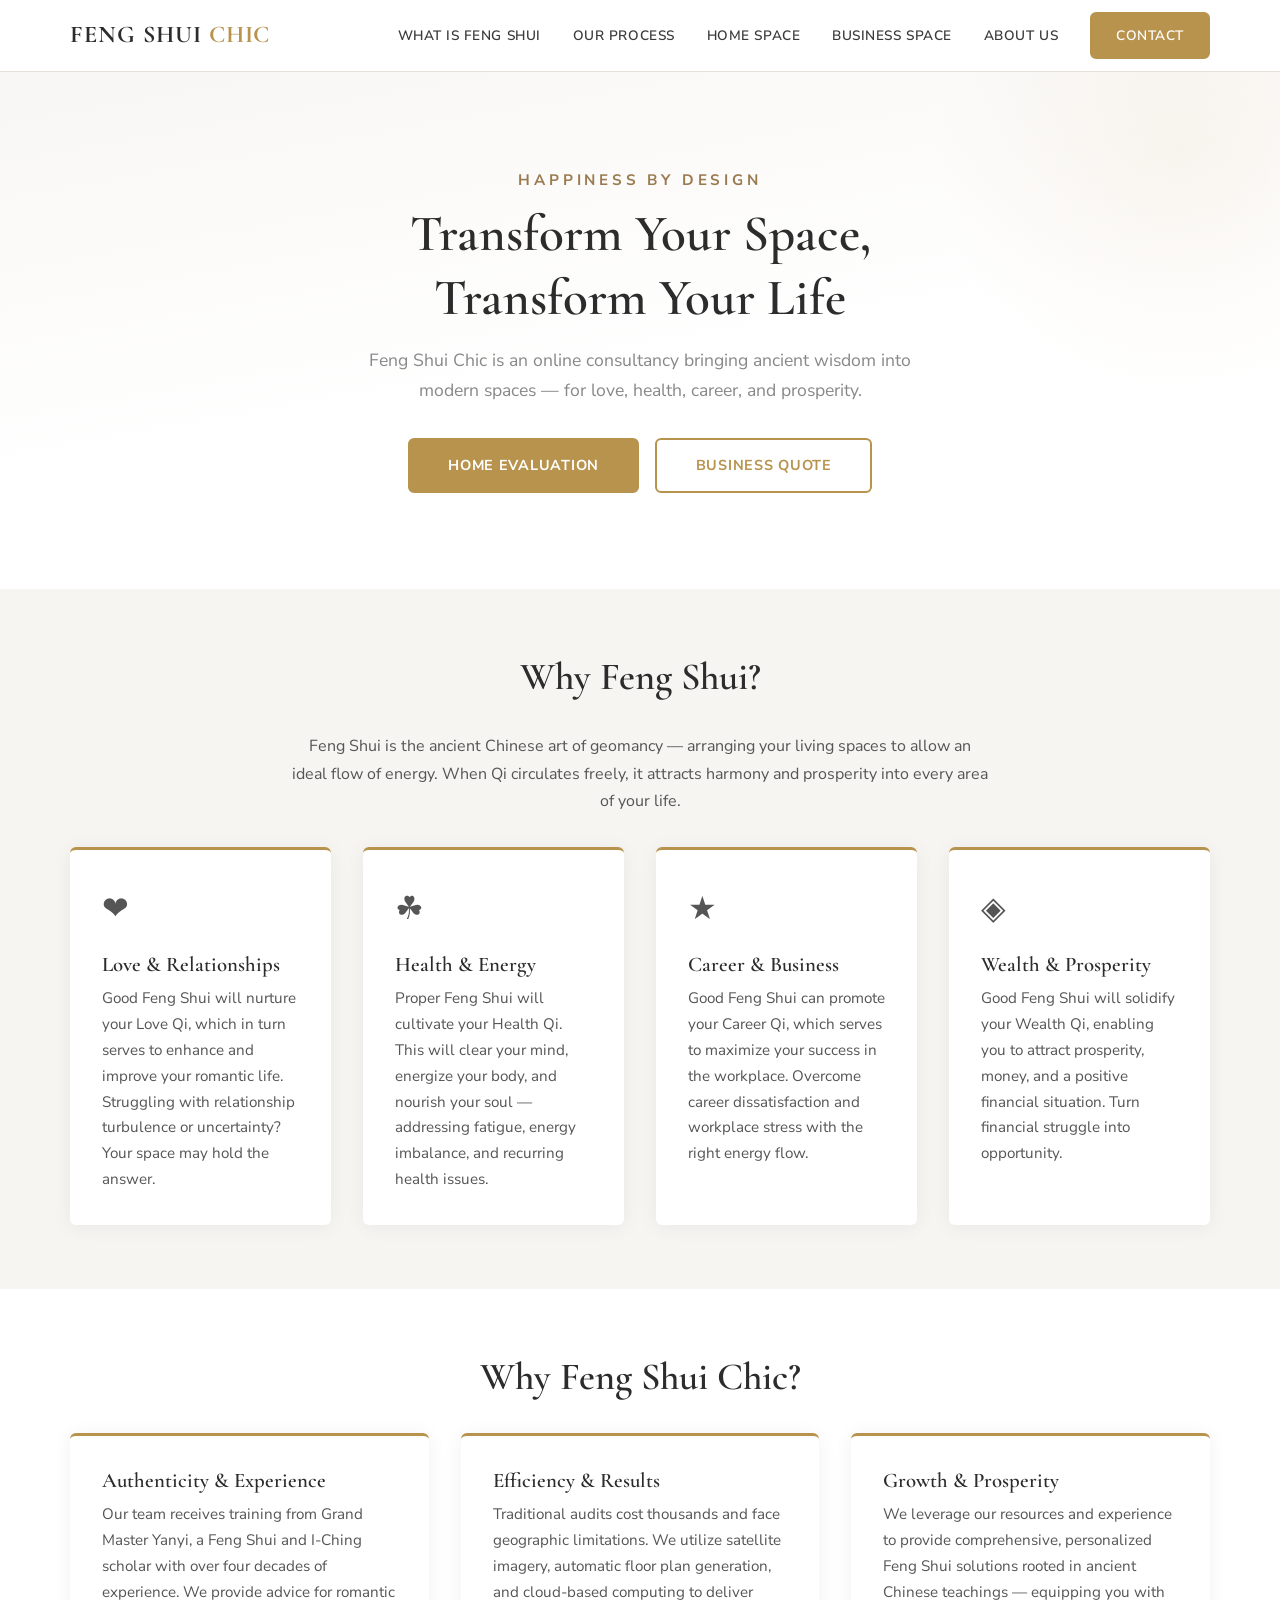
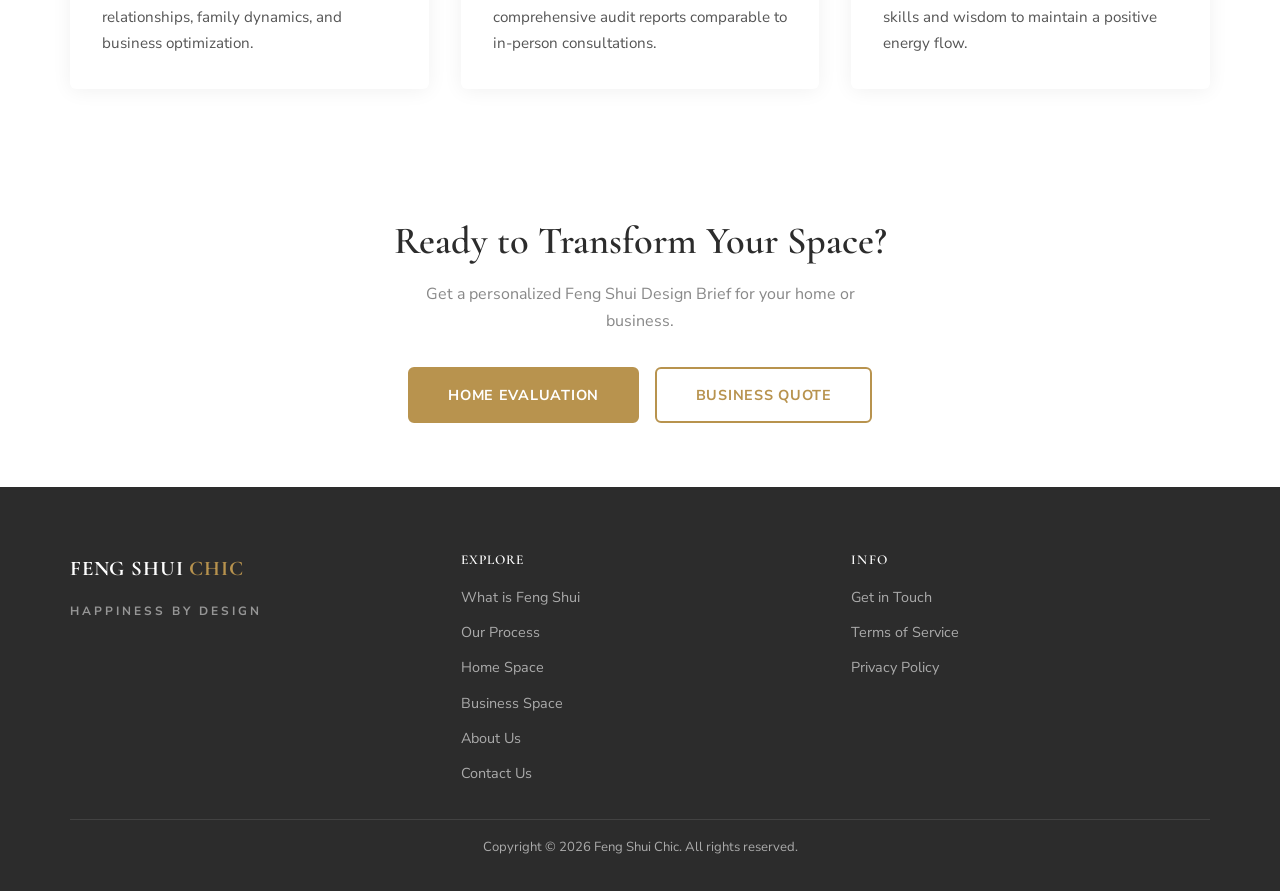
<file: index.html>
<!DOCTYPE html>
<html lang="en">
<head>
  <meta charset="UTF-8">
  <meta name="viewport" content="width=device-width, initial-scale=1.0">
  <title>Feng Shui Chic — Happiness by Design</title>
  <meta name="description" content="Online Feng Shui consultancy that brings you happiness by design. Good Feng Shui remedies for love, relationship, career, health, wealth, and business.">

  <!-- Open Graph -->
  <meta property="og:title" content="Feng Shui Chic — Happiness by Design">
  <meta property="og:description" content="Online Feng Shui consultancy that brings you happiness by design. Good Feng Shui remedies for love, relationship, career, health, wealth, and business.">
  <meta property="og:type" content="website">
  <meta property="og:url" content="https://fengshuichic.com/">
  <meta property="og:image" content="https://fengshuichic.com/images/og-image.jpg">
  <meta property="og:site_name" content="Feng Shui Chic">
  <meta name="twitter:card" content="summary_large_image">

  <!-- Fonts -->
  <link rel="preconnect" href="https://fonts.googleapis.com">
  <link rel="preconnect" href="https://fonts.gstatic.com" crossorigin>
  <link href="https://fonts.googleapis.com/css2?family=Cormorant+Garamond:ital,wght@0,400;0,600;0,700;1,400&family=Nunito+Sans:wght@400;600;700&display=swap" rel="stylesheet">

  <!-- Styles -->
  <link rel="stylesheet" href="css/styles.css">

  <!-- Favicon -->
  <link rel="icon" href="images/favicon.ico" sizes="any">

  <!-- Structured Data -->
  <script type="application/ld+json">
  {
    "@context": "https://schema.org",
    "@type": "ProfessionalService",
    "name": "Feng Shui Chic",
    "url": "https://fengshuichic.com",
    "logo": "https://fengshuichic.com/images/og-image.jpg",
    "description": "Online Feng Shui consultancy that brings you happiness by design. Good Feng Shui remedies for love, relationship, career, health, wealth, and business.",
    "sameAs": [],
    "serviceType": ["Feng Shui Consultation", "Home Feng Shui Evaluation", "Business Feng Shui Evaluation"],
    "areaServed": {
      "@type": "Place",
      "name": "Worldwide"
    },
    "hasOfferCatalog": {
      "@type": "OfferCatalog",
      "name": "Feng Shui Services",
      "itemListElement": [
        {
          "@type": "Offer",
          "itemOffered": {
            "@type": "Service",
            "name": "Home Space Design Brief",
            "url": "https://fengshuichic.com/home-space.html"
          }
        },
        {
          "@type": "Offer",
          "itemOffered": {
            "@type": "Service",
            "name": "Business Space Design Brief",
            "url": "https://fengshuichic.com/business-space.html"
          }
        }
      ]
    }
  }
  </script>

  <!-- Google Tag Manager -->
  <script>(function(w,d,s,l,i){w[l]=w[l]||[];w[l].push({'gtm.start':
  new Date().getTime(),event:'gtm.js'});var f=d.getElementsByTagName(s)[0],
  j=d.createElement(s),dl=l!='dataLayer'?'&l='+l:'';j.async=true;j.src=
  'https://www.googletagmanager.com/gtm.js?id='+i+dl;f.parentNode.insertBefore(j,f);
  })(window,document,'script','dataLayer','GTM-MFKGKZD5');</script>
</head>
<body>
  <!-- Google Tag Manager (noscript) -->
  <noscript><iframe src="https://www.googletagmanager.com/ns.html?id=GTM-MFKGKZD5" height="0" width="0" style="display:none;visibility:hidden"></iframe></noscript>



  <!-- Header -->
  <header class="header">
    <div class="container">
      <a href="/" class="logo">FENG SHUI <span>CHIC</span></a>
      <nav>
        <button class="nav__toggle" aria-label="Toggle menu" aria-expanded="false">
          <span></span><span></span><span></span>
        </button>
        <ul class="nav__list">
          <li><a href="what-is-feng-shui.html" class="nav__link">What is Feng Shui</a></li>
          <li><a href="our-process.html" class="nav__link">Our Process</a></li>
          <li><a href="home-space.html" class="nav__link">Home Space</a></li>
          <li><a href="business-space.html" class="nav__link">Business Space</a></li>
          <li><a href="about.html" class="nav__link">About Us</a></li>
          <li><a href="contact.html" class="nav__link btn btn--primary" style="padding:.6rem 1.5rem">Contact</a></li>
        </ul>
      </nav>
    </div>
  </header>

  <!-- Hero -->
  <section class="hero">
    <div class="container">
      <p class="hero__tagline">Happiness by Design</p>
      <h1 class="hero__title">Transform Your Space,<br>Transform Your Life</h1>
      <p class="hero__subtitle">Feng Shui Chic is an online consultancy bringing ancient wisdom into modern spaces — for love, health, career, and prosperity.</p>
      <div class="hero__actions">
        <a href="home-space.html" class="btn btn--primary">Home Evaluation</a>
        <a href="business-space.html" class="btn btn--outline">Business Quote</a>
      </div>
    </div>
  </section>

  <!-- Why Feng Shui -->
  <section class="section section--alt">
    <div class="container">
      <h2 class="text-center" style="margin-bottom:var(--space-md)">Why Feng Shui?</h2>
      <p class="text-center" style="max-width:700px;margin:0 auto var(--space-md)">Feng Shui is the ancient Chinese art of geomancy — arranging your living spaces to allow an ideal flow of energy. When Qi circulates freely, it attracts harmony and prosperity into every area of your life.</p>
      <div class="cards cards--quad">

        <div class="card">
          <span class="card__icon" aria-hidden="true">&#10084;</span>
          <h3 class="card__title">Love &amp; Relationships</h3>
          <p class="card__text">Good Feng Shui will nurture your Love Qi, which in turn serves to enhance and improve your romantic life. Struggling with relationship turbulence or uncertainty? Your space may hold the answer.</p>
        </div>

        <div class="card">
          <span class="card__icon" aria-hidden="true">&#9752;</span>
          <h3 class="card__title">Health &amp; Energy</h3>
          <p class="card__text">Proper Feng Shui will cultivate your Health Qi. This will clear your mind, energize your body, and nourish your soul — addressing fatigue, energy imbalance, and recurring health issues.</p>
        </div>

        <div class="card">
          <span class="card__icon" aria-hidden="true">&#9733;</span>
          <h3 class="card__title">Career &amp; Business</h3>
          <p class="card__text">Good Feng Shui can promote your Career Qi, which serves to maximize your success in the workplace. Overcome career dissatisfaction and workplace stress with the right energy flow.</p>
        </div>

        <div class="card">
          <span class="card__icon" aria-hidden="true">&#9672;</span>
          <h3 class="card__title">Wealth &amp; Prosperity</h3>
          <p class="card__text">Good Feng Shui will solidify your Wealth Qi, enabling you to attract prosperity, money, and a positive financial situation. Turn financial struggle into opportunity.</p>
        </div>

      </div>
    </div>
  </section>

  <!-- Why Feng Shui Chic -->
  <section class="section">
    <div class="container">
      <h2 class="text-center" style="margin-bottom:var(--space-md)">Why Feng Shui Chic?</h2>
      <div class="cards">

        <div class="card">
          <h3 class="card__title">Authenticity &amp; Experience</h3>
          <p class="card__text">Our team receives training from Grand Master Yanyi, a Feng Shui and I-Ching scholar with over four decades of experience. We provide advice for romantic relationships, family dynamics, and business optimization.</p>
        </div>

        <div class="card">
          <h3 class="card__title">Efficiency &amp; Results</h3>
          <p class="card__text">Traditional audits cost thousands and face geographic limitations. We utilize satellite imagery, automatic floor plan generation, and cloud-based computing to deliver comprehensive audit reports comparable to in-person consultations.</p>
        </div>

        <div class="card">
          <h3 class="card__title">Growth &amp; Prosperity</h3>
          <p class="card__text">We leverage our resources and experience to provide comprehensive, personalized Feng Shui solutions rooted in ancient Chinese teachings — equipping you with skills and wisdom to maintain a positive energy flow.</p>
        </div>

      </div>
    </div>
  </section>

  <!-- CTA -->
  <section class="section text-center">
    <div class="container">
      <h2>Ready to Transform Your Space?</h2>
      <p style="max-width:500px;margin:var(--space-sm) auto var(--space-md);color:var(--color-muted)">Get a personalized Feng Shui Design Brief for your home or business.</p>
      <div class="hero__actions">
        <a href="home-space.html" class="btn btn--primary">Home Evaluation</a>
        <a href="business-space.html" class="btn btn--outline">Business Quote</a>
      </div>
    </div>
  </section>

  <!-- Footer -->
  <footer class="footer">
    <div class="container">
      <div class="footer__inner">
        <div class="footer__brand">
          <a href="/" class="logo">FENG SHUI <span>CHIC</span></a>
          <p>Happiness by Design</p>
        </div>
        <div class="footer__links">
          <h4>Explore</h4>
          <ul>
            <li><a href="what-is-feng-shui.html">What is Feng Shui</a></li>
            <li><a href="our-process.html">Our Process</a></li>
            <li><a href="home-space.html">Home Space</a></li>
            <li><a href="business-space.html">Business Space</a></li>
            <li><a href="about.html">About Us</a></li>
            <li><a href="contact.html">Contact Us</a></li>
          </ul>
        </div>
        <div class="footer__contact">
          <h4>Info</h4>
          <ul>
            <li><a href="contact.html">Get in Touch</a></li>
            <li><a href="terms-of-service.html">Terms of Service</a></li>
            <li><a href="privacy-policy.html">Privacy Policy</a></li>
          </ul>
        </div>
      </div>
      <div class="footer__bottom">
        <p>Copyright &copy; <span data-year></span> Feng Shui Chic. All rights reserved.</p>
      </div>
    </div>
  </footer>

  <script src="js/main.js"></script>
</body>
</html>
</file>
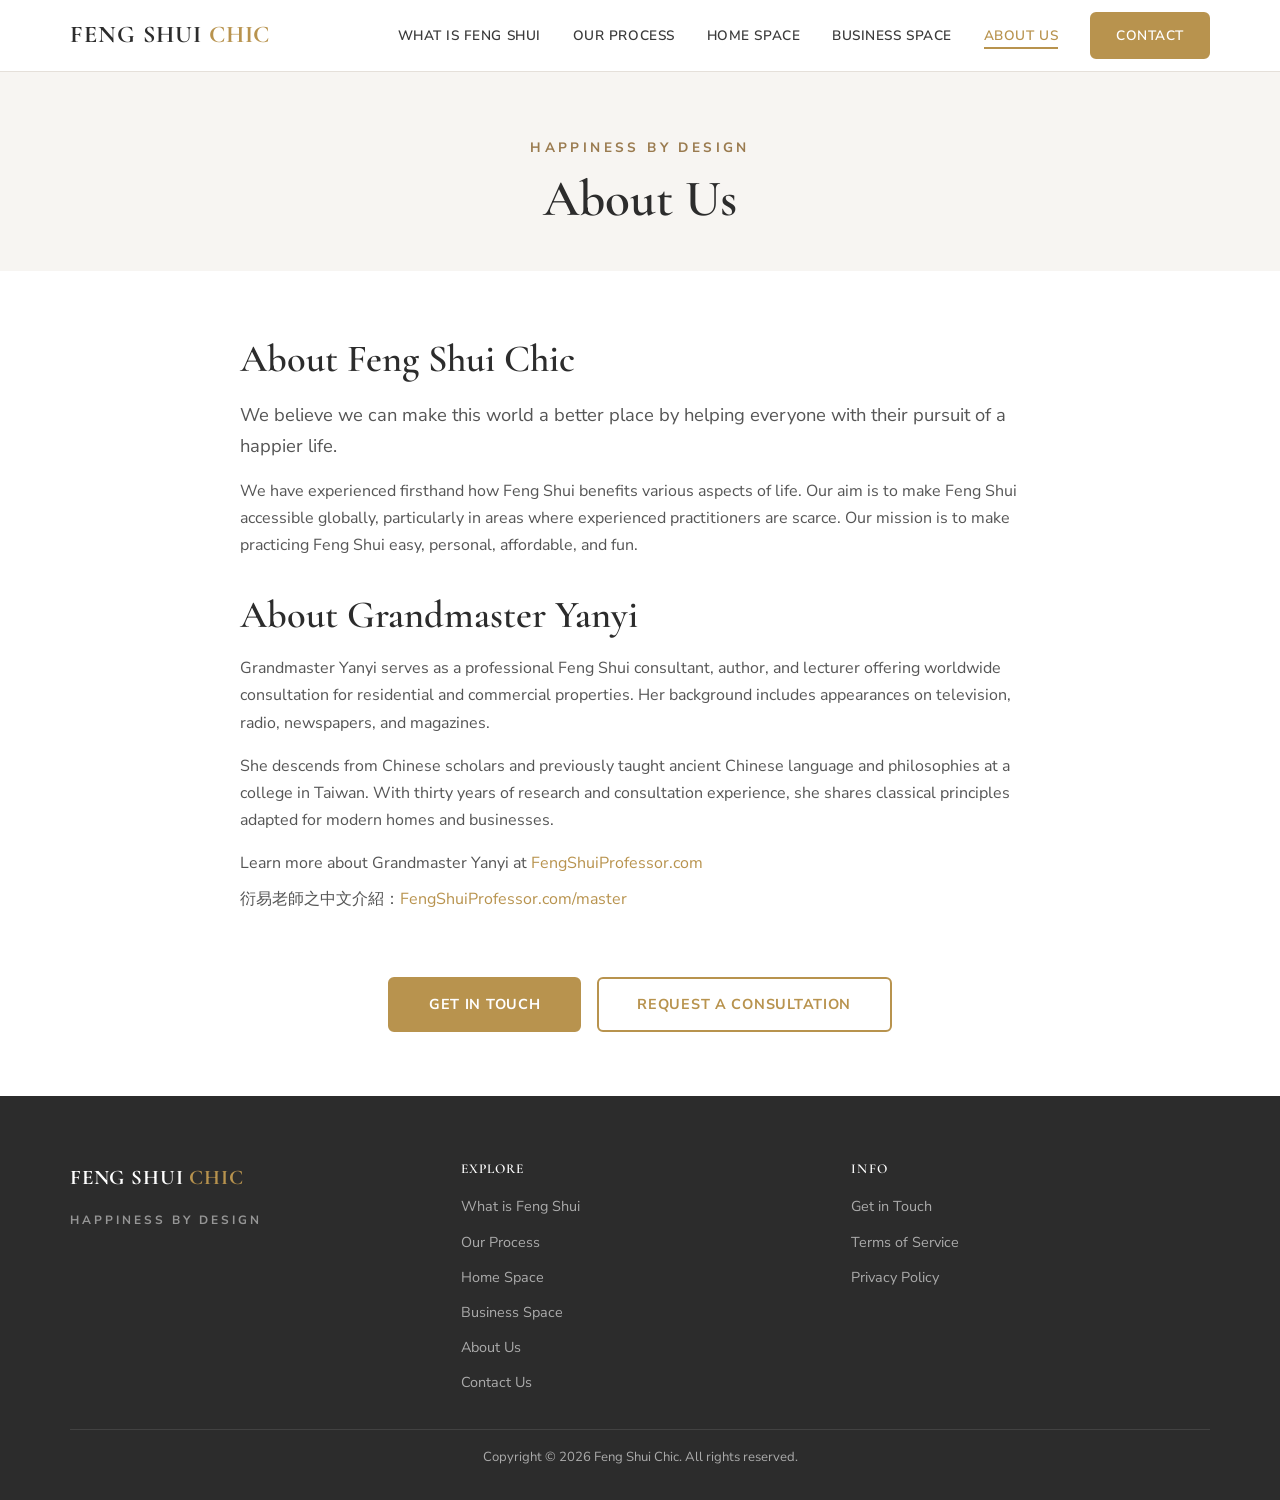
<file: about.html>
<!DOCTYPE html>
<html lang="en">
<head>
  <meta charset="UTF-8">
  <meta name="viewport" content="width=device-width, initial-scale=1.0">
  <title>About Us — Feng Shui Chic</title>
  <meta name="description" content="We believe we can make this world a better place by helping everyone with their pursuit of a happier life. Learn about Feng Shui Chic and Grandmaster Yanyi.">
  <meta property="og:title" content="About Us — Feng Shui Chic">
  <meta property="og:description" content="Learn about Feng Shui Chic and our mission to make Feng Shui easy, personal, affordable and fun.">
  <meta property="og:type" content="website">
  <meta property="og:url" content="https://fengshuichic.com/about">
  <meta property="og:image" content="https://fengshuichic.com/images/og-image.jpg">
  <meta name="twitter:card" content="summary_large_image">
  <link rel="preconnect" href="https://fonts.googleapis.com">
  <link rel="preconnect" href="https://fonts.gstatic.com" crossorigin>
  <link href="https://fonts.googleapis.com/css2?family=Cormorant+Garamond:ital,wght@0,400;0,600;0,700;1,400&family=Nunito+Sans:wght@400;600;700&display=swap" rel="stylesheet">
  <link rel="stylesheet" href="css/styles.css">
  <link rel="icon" href="images/favicon.ico" sizes="any">
  <!-- Google Tag Manager -->
  <script>(function(w,d,s,l,i){w[l]=w[l]||[];w[l].push({'gtm.start':
  new Date().getTime(),event:'gtm.js'});var f=d.getElementsByTagName(s)[0],
  j=d.createElement(s),dl=l!='dataLayer'?'&l='+l:'';j.async=true;j.src=
  'https://www.googletagmanager.com/gtm.js?id='+i+dl;f.parentNode.insertBefore(j,f);
  })(window,document,'script','dataLayer','GTM-MFKGKZD5');</script>
</head>
<body>
  <!-- Google Tag Manager (noscript) -->
  <noscript><iframe src="https://www.googletagmanager.com/ns.html?id=GTM-MFKGKZD5" height="0" width="0" style="display:none;visibility:hidden"></iframe></noscript>


  <header class="header">
    <div class="container">
      <a href="/" class="logo">FENG SHUI <span>CHIC</span></a>
      <nav>
        <button class="nav__toggle" aria-label="Toggle menu" aria-expanded="false">
          <span></span><span></span><span></span>
        </button>
        <ul class="nav__list">
          <li><a href="what-is-feng-shui.html" class="nav__link">What is Feng Shui</a></li>
          <li><a href="our-process.html" class="nav__link">Our Process</a></li>
          <li><a href="home-space.html" class="nav__link">Home Space</a></li>
          <li><a href="business-space.html" class="nav__link">Business Space</a></li>
          <li><a href="about.html" class="nav__link nav__link--active">About Us</a></li>
          <li><a href="contact.html" class="nav__link btn btn--primary" style="padding:.6rem 1.5rem">Contact</a></li>
        </ul>
      </nav>
    </div>
  </header>

  <section class="page-header">
    <div class="container">
      <p class="page-header__tagline">Happiness by Design</p>
      <h1 class="page-header__title">About Us</h1>
    </div>
  </section>

  <section class="section">
    <div class="container" style="max-width:800px">
      <h2 style="margin-bottom:var(--space-sm)">About Feng Shui Chic</h2>
      <p style="font-size:1.15rem;margin-bottom:var(--space-sm)">We believe we can make this world a better place by helping everyone with their pursuit of a happier life.</p>
      <p style="margin-bottom:var(--space-md)">We have experienced firsthand how Feng Shui benefits various aspects of life. Our aim is to make Feng Shui accessible globally, particularly in areas where experienced practitioners are scarce. Our mission is to make practicing Feng Shui easy, personal, affordable, and fun.</p>

      <h2 style="margin-bottom:var(--space-sm)">About Grandmaster Yanyi</h2>
      <p style="margin-bottom:var(--space-sm)">Grandmaster Yanyi serves as a professional Feng Shui consultant, author, and lecturer offering worldwide consultation for residential and commercial properties. Her background includes appearances on television, radio, newspapers, and magazines.</p>
      <p style="margin-bottom:var(--space-sm)">She descends from Chinese scholars and previously taught ancient Chinese language and philosophies at a college in Taiwan. With thirty years of research and consultation experience, she shares classical principles adapted for modern homes and businesses.</p>
      <p>Learn more about Grandmaster Yanyi at <a href="https://www.FengShuiProfessor.com/master" target="_blank" rel="noopener">FengShuiProfessor.com</a></p>
      <p lang="zh-Hant" style="margin-top:var(--space-xs)">衍易老師之中文介紹：<a href="https://www.FengShuiProfessor.com/master" target="_blank" rel="noopener">FengShuiProfessor.com/master</a></p>

      <div class="hero__actions" style="margin-top:var(--space-lg)">
        <a href="contact.html" class="btn btn--primary">Get in Touch</a>
        <a href="home-space.html" class="btn btn--outline">Request a Consultation</a>
      </div>
    </div>
  </section>

  <footer class="footer">
    <div class="container">
      <div class="footer__inner">
        <div class="footer__brand">
          <a href="/" class="logo">FENG SHUI <span>CHIC</span></a>
          <p>Happiness by Design</p>
        </div>
        <div class="footer__links">
          <h4>Explore</h4>
          <ul>
            <li><a href="what-is-feng-shui.html">What is Feng Shui</a></li>
            <li><a href="our-process.html">Our Process</a></li>
            <li><a href="home-space.html">Home Space</a></li>
            <li><a href="business-space.html">Business Space</a></li>
            <li><a href="about.html">About Us</a></li>
            <li><a href="contact.html">Contact Us</a></li>
          </ul>
        </div>
        <div class="footer__contact">
          <h4>Info</h4>
          <ul>
            <li><a href="contact.html">Get in Touch</a></li>
            <li><a href="terms-of-service.html">Terms of Service</a></li>
            <li><a href="privacy-policy.html">Privacy Policy</a></li>
          </ul>
        </div>
      </div>
      <div class="footer__bottom">
        <p>Copyright &copy; <span data-year></span> Feng Shui Chic. All rights reserved.</p>
      </div>
    </div>
  </footer>

  <script src="js/main.js"></script>
</body>
</html>
</file>
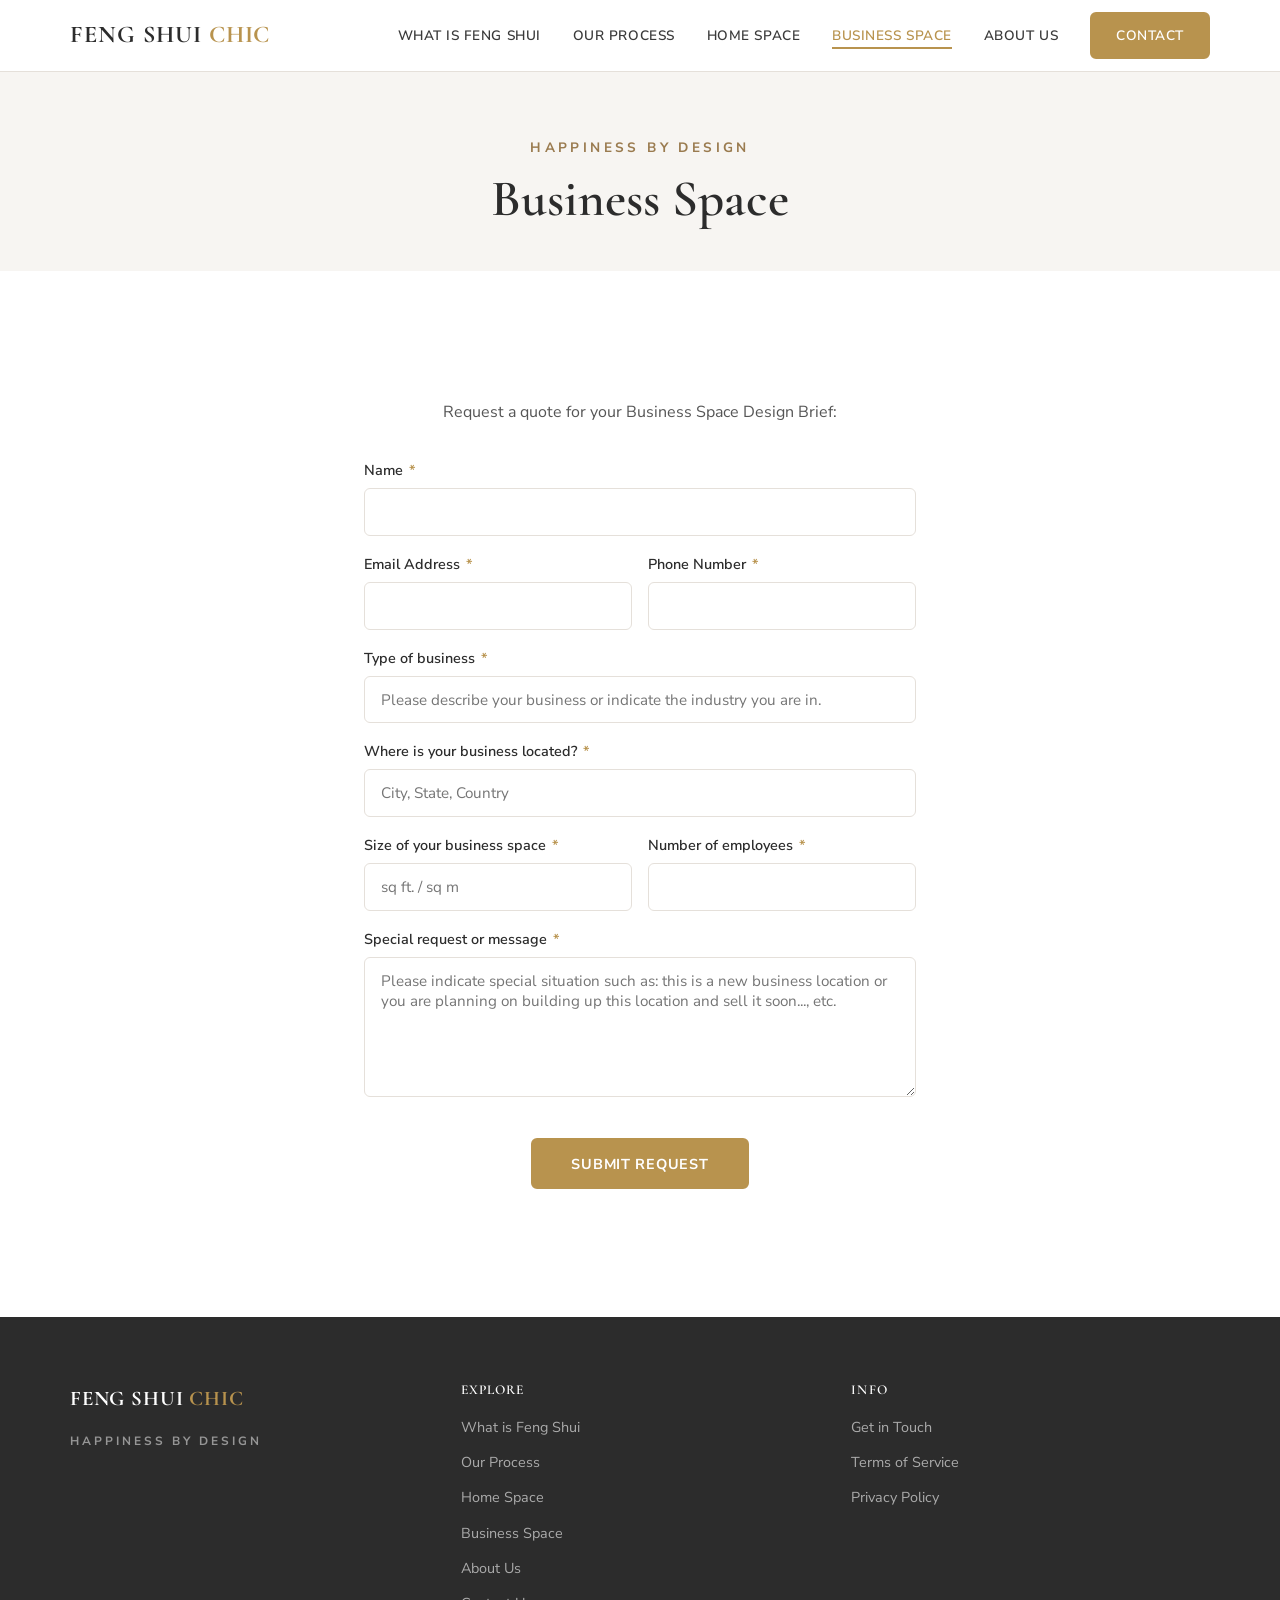
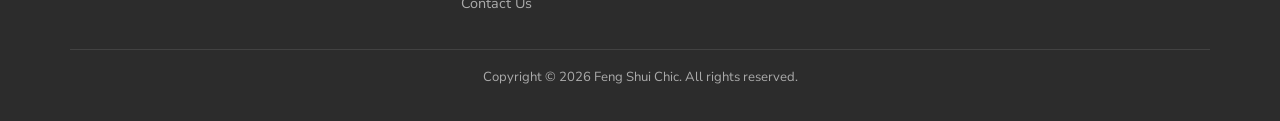
<file: business-space.html>
<!DOCTYPE html>
<html lang="en">
<head>
  <meta charset="UTF-8">
  <meta name="viewport" content="width=device-width, initial-scale=1.0">
  <title>Business Space — Feng Shui Chic</title>
  <meta name="description" content="Request a quote for your Business Space Design Brief. Get a personalized Feng Shui evaluation for your business.">
  <meta property="og:title" content="Business Space — Feng Shui Chic">
  <meta property="og:description" content="Request a personalized Feng Shui evaluation for your business.">
  <meta property="og:type" content="website">
  <meta property="og:url" content="https://fengshuichic.com/business-space">
  <meta property="og:image" content="https://fengshuichic.com/images/og-image.jpg">
  <meta name="twitter:card" content="summary_large_image">
  <link rel="preconnect" href="https://fonts.googleapis.com">
  <link rel="preconnect" href="https://fonts.gstatic.com" crossorigin>
  <link href="https://fonts.googleapis.com/css2?family=Cormorant+Garamond:ital,wght@0,400;0,600;0,700;1,400&family=Nunito+Sans:wght@400;600;700&display=swap" rel="stylesheet">
  <link rel="stylesheet" href="css/styles.css">
  <link rel="icon" href="images/favicon.ico" sizes="any">
  <!-- Google Tag Manager -->
  <script>(function(w,d,s,l,i){w[l]=w[l]||[];w[l].push({'gtm.start':
  new Date().getTime(),event:'gtm.js'});var f=d.getElementsByTagName(s)[0],
  j=d.createElement(s),dl=l!='dataLayer'?'&l='+l:'';j.async=true;j.src=
  'https://www.googletagmanager.com/gtm.js?id='+i+dl;f.parentNode.insertBefore(j,f);
  })(window,document,'script','dataLayer','GTM-MFKGKZD5');</script>
</head>
<body>
  <!-- Google Tag Manager (noscript) -->
  <noscript><iframe src="https://www.googletagmanager.com/ns.html?id=GTM-MFKGKZD5" height="0" width="0" style="display:none;visibility:hidden"></iframe></noscript>


  <header class="header">
    <div class="container">
      <a href="/" class="logo">FENG SHUI <span>CHIC</span></a>
      <nav>
        <button class="nav__toggle" aria-label="Toggle menu" aria-expanded="false">
          <span></span><span></span><span></span>
        </button>
        <ul class="nav__list">
          <li><a href="what-is-feng-shui.html" class="nav__link">What is Feng Shui</a></li>
          <li><a href="our-process.html" class="nav__link">Our Process</a></li>
          <li><a href="home-space.html" class="nav__link">Home Space</a></li>
          <li><a href="business-space.html" class="nav__link nav__link--active">Business Space</a></li>
          <li><a href="about.html" class="nav__link">About Us</a></li>
          <li><a href="contact.html" class="nav__link btn btn--primary" style="padding:.6rem 1.5rem">Contact</a></li>
        </ul>
      </nav>
    </div>
  </header>

  <section class="page-header">
    <div class="container">
      <p class="page-header__tagline">Happiness by Design</p>
      <h1 class="page-header__title">Business Space</h1>
    </div>
  </section>

  <section class="section">
    <div class="form-section">
      <p>Request a quote for your Business Space Design Brief:</p>

      <form action="https://formspree.io/f/xvzwwnyq" method="POST" data-validate>
        <div class="form__hp">
          <label>Don't fill this out: <input type="text" name="_gotcha"></label>
        </div>

        <input type="hidden" name="_subject" value="Business Space Quote Request">

        <div class="form__group">
          <label class="form__label" for="biz-name">Name <span class="required">*</span></label>
          <input class="form__input" type="text" id="biz-name" name="name" required>
          <p class="form__error">Please enter your name.</p>
        </div>

        <div class="form__row">
          <div class="form__group">
            <label class="form__label" for="biz-email">Email Address <span class="required">*</span></label>
            <input class="form__input" type="email" id="biz-email" name="email" required>
            <p class="form__error">Please enter a valid email.</p>
          </div>
          <div class="form__group">
            <label class="form__label" for="biz-phone">Phone Number <span class="required">*</span></label>
            <input class="form__input" type="tel" id="biz-phone" name="phone" required>
            <p class="form__error">Please enter your phone number.</p>
          </div>
        </div>

        <div class="form__group">
          <label class="form__label" for="biz-type">Type of business <span class="required">*</span></label>
          <input class="form__input" type="text" id="biz-type" name="business_type" placeholder="Please describe your business or indicate the industry you are in." required>
          <p class="form__error">Please describe your business type.</p>
        </div>

        <div class="form__group">
          <label class="form__label" for="biz-location">Where is your business located? <span class="required">*</span></label>
          <input class="form__input" type="text" id="biz-location" name="location" placeholder="City, State, Country" required>
          <p class="form__error">Please enter your business location.</p>
        </div>

        <div class="form__row">
          <div class="form__group">
            <label class="form__label" for="biz-size">Size of your business space <span class="required">*</span></label>
            <input class="form__input" type="text" id="biz-size" name="business_size" placeholder="sq ft. / sq m" required>
            <p class="form__error">Please enter the size.</p>
          </div>
          <div class="form__group">
            <label class="form__label" for="biz-employees">Number of employees <span class="required">*</span></label>
            <input class="form__input" type="number" id="biz-employees" name="employees" min="0" required>
            <p class="form__error">Please enter the number of employees.</p>
          </div>
        </div>

        <div class="form__group">
          <label class="form__label" for="biz-message">Special request or message <span class="required">*</span></label>
          <textarea class="form__textarea" id="biz-message" name="special_request" placeholder="Please indicate special situation such as: this is a new business location or you are planning on building up this location and sell it soon..., etc." required></textarea>
          <p class="form__error">Please enter your message.</p>
        </div>

        <div class="form__submit">
          <button type="submit" class="btn btn--primary">Submit Request</button>
        </div>
      </form>
    </div>
  </section>

  <footer class="footer">
    <div class="container">
      <div class="footer__inner">
        <div class="footer__brand">
          <a href="/" class="logo">FENG SHUI <span>CHIC</span></a>
          <p>Happiness by Design</p>
        </div>
        <div class="footer__links">
          <h4>Explore</h4>
          <ul>
            <li><a href="what-is-feng-shui.html">What is Feng Shui</a></li>
            <li><a href="our-process.html">Our Process</a></li>
            <li><a href="home-space.html">Home Space</a></li>
            <li><a href="business-space.html">Business Space</a></li>
            <li><a href="about.html">About Us</a></li>
            <li><a href="contact.html">Contact Us</a></li>
          </ul>
        </div>
        <div class="footer__contact">
          <h4>Info</h4>
          <ul>
            <li><a href="contact.html">Get in Touch</a></li>
            <li><a href="terms-of-service.html">Terms of Service</a></li>
            <li><a href="privacy-policy.html">Privacy Policy</a></li>
          </ul>
        </div>
      </div>
      <div class="footer__bottom">
        <p>Copyright &copy; <span data-year></span> Feng Shui Chic. All rights reserved.</p>
      </div>
    </div>
  </footer>

  <script src="js/main.js"></script>
</body>
</html>
</file>
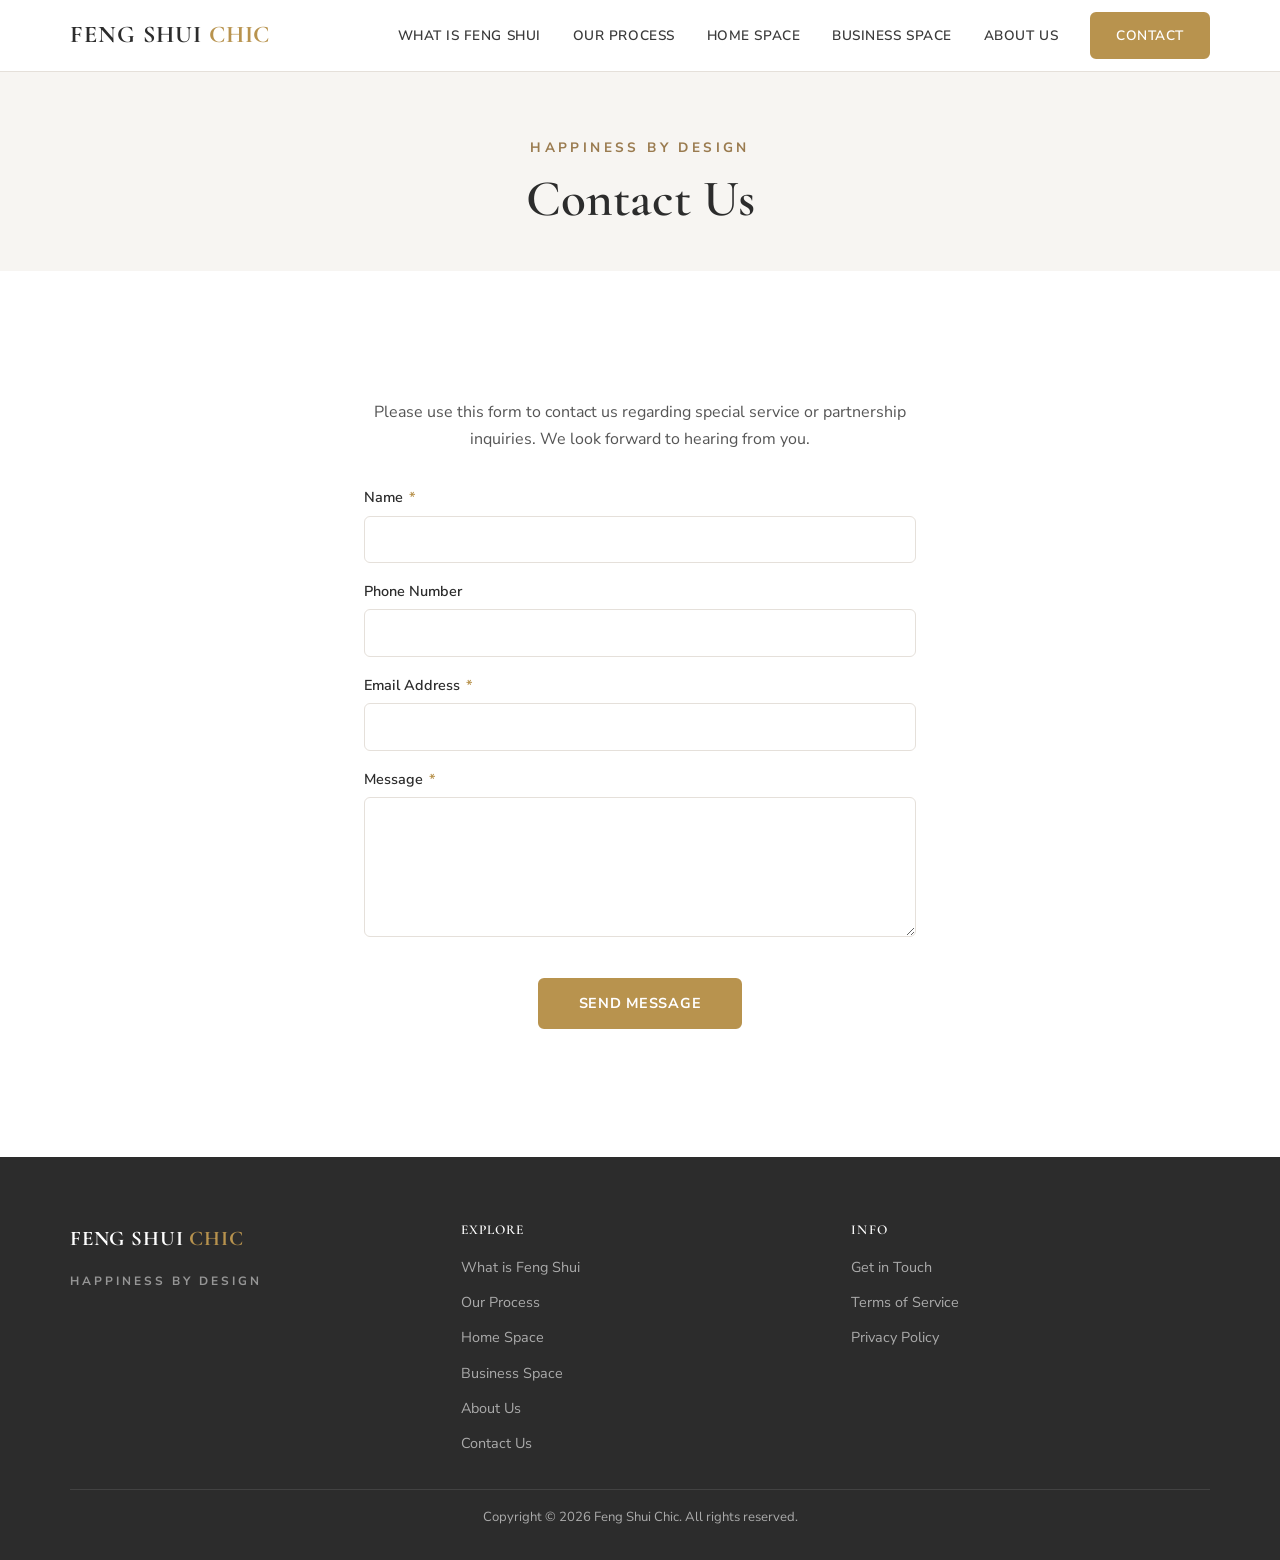
<file: contact.html>
<!DOCTYPE html>
<html lang="en">
<head>
  <meta charset="UTF-8">
  <meta name="viewport" content="width=device-width, initial-scale=1.0">
  <title>Contact — Feng Shui Chic</title>
  <meta name="description" content="Contact Feng Shui Chic for special service or partnership inquiries. We look forward to hearing from you.">
  <meta property="og:title" content="Contact — Feng Shui Chic">
  <meta property="og:description" content="Get in touch with Feng Shui Chic for consultations and inquiries.">
  <meta property="og:type" content="website">
  <meta property="og:url" content="https://fengshuichic.com/contact">
  <meta property="og:image" content="https://fengshuichic.com/images/og-image.jpg">
  <meta name="twitter:card" content="summary_large_image">
  <link rel="preconnect" href="https://fonts.googleapis.com">
  <link rel="preconnect" href="https://fonts.gstatic.com" crossorigin>
  <link href="https://fonts.googleapis.com/css2?family=Cormorant+Garamond:ital,wght@0,400;0,600;0,700;1,400&family=Nunito+Sans:wght@400;600;700&display=swap" rel="stylesheet">
  <link rel="stylesheet" href="css/styles.css">
  <link rel="icon" href="images/favicon.ico" sizes="any">
  <!-- Google Tag Manager -->
  <script>(function(w,d,s,l,i){w[l]=w[l]||[];w[l].push({'gtm.start':
  new Date().getTime(),event:'gtm.js'});var f=d.getElementsByTagName(s)[0],
  j=d.createElement(s),dl=l!='dataLayer'?'&l='+l:'';j.async=true;j.src=
  'https://www.googletagmanager.com/gtm.js?id='+i+dl;f.parentNode.insertBefore(j,f);
  })(window,document,'script','dataLayer','GTM-MFKGKZD5');</script>
</head>
<body>
  <!-- Google Tag Manager (noscript) -->
  <noscript><iframe src="https://www.googletagmanager.com/ns.html?id=GTM-MFKGKZD5" height="0" width="0" style="display:none;visibility:hidden"></iframe></noscript>


  <header class="header">
    <div class="container">
      <a href="/" class="logo">FENG SHUI <span>CHIC</span></a>
      <nav>
        <button class="nav__toggle" aria-label="Toggle menu" aria-expanded="false">
          <span></span><span></span><span></span>
        </button>
        <ul class="nav__list">
          <li><a href="what-is-feng-shui.html" class="nav__link">What is Feng Shui</a></li>
          <li><a href="our-process.html" class="nav__link">Our Process</a></li>
          <li><a href="home-space.html" class="nav__link">Home Space</a></li>
          <li><a href="business-space.html" class="nav__link">Business Space</a></li>
          <li><a href="about.html" class="nav__link">About Us</a></li>
          <li><a href="contact.html" class="nav__link nav__link--active btn btn--primary" style="padding:.6rem 1.5rem">Contact</a></li>
        </ul>
      </nav>
    </div>
  </header>

  <section class="page-header">
    <div class="container">
      <p class="page-header__tagline">Happiness by Design</p>
      <h1 class="page-header__title">Contact Us</h1>
    </div>
  </section>

  <section class="section">
    <div class="form-section">
      <p>Please use this form to contact us regarding special service or partnership inquiries. We look forward to hearing from you.</p>

      <form action="https://formspree.io/f/mojkkzbj" method="POST" data-validate>
        <!-- Honeypot -->
        <div class="form__hp">
          <label>Don't fill this out: <input type="text" name="_gotcha"></label>
        </div>

        <div class="form__group">
          <label class="form__label" for="contact-name">Name <span class="required">*</span></label>
          <input class="form__input" type="text" id="contact-name" name="name" required>
          <p class="form__error">Please enter your name.</p>
        </div>

        <div class="form__group">
          <label class="form__label" for="contact-phone">Phone Number</label>
          <input class="form__input" type="tel" id="contact-phone" name="phone">
        </div>

        <div class="form__group">
          <label class="form__label" for="contact-email">Email Address <span class="required">*</span></label>
          <input class="form__input" type="email" id="contact-email" name="email" required>
          <p class="form__error">Please enter a valid email address.</p>
        </div>

        <div class="form__group">
          <label class="form__label" for="contact-message">Message <span class="required">*</span></label>
          <textarea class="form__textarea" id="contact-message" name="message" required></textarea>
          <p class="form__error">Please enter your message.</p>
        </div>

        <div class="form__submit">
          <button type="submit" class="btn btn--primary">Send Message</button>
        </div>
      </form>
    </div>
  </section>

  <footer class="footer">
    <div class="container">
      <div class="footer__inner">
        <div class="footer__brand">
          <a href="/" class="logo">FENG SHUI <span>CHIC</span></a>
          <p>Happiness by Design</p>
        </div>
        <div class="footer__links">
          <h4>Explore</h4>
          <ul>
            <li><a href="what-is-feng-shui.html">What is Feng Shui</a></li>
            <li><a href="our-process.html">Our Process</a></li>
            <li><a href="home-space.html">Home Space</a></li>
            <li><a href="business-space.html">Business Space</a></li>
            <li><a href="about.html">About Us</a></li>
            <li><a href="contact.html">Contact Us</a></li>
          </ul>
        </div>
        <div class="footer__contact">
          <h4>Info</h4>
          <ul>
            <li><a href="contact.html">Get in Touch</a></li>
            <li><a href="terms-of-service.html">Terms of Service</a></li>
            <li><a href="privacy-policy.html">Privacy Policy</a></li>
          </ul>
        </div>
      </div>
      <div class="footer__bottom">
        <p>Copyright &copy; <span data-year></span> Feng Shui Chic. All rights reserved.</p>
      </div>
    </div>
  </footer>

  <script src="js/main.js"></script>
</body>
</html>
</file>
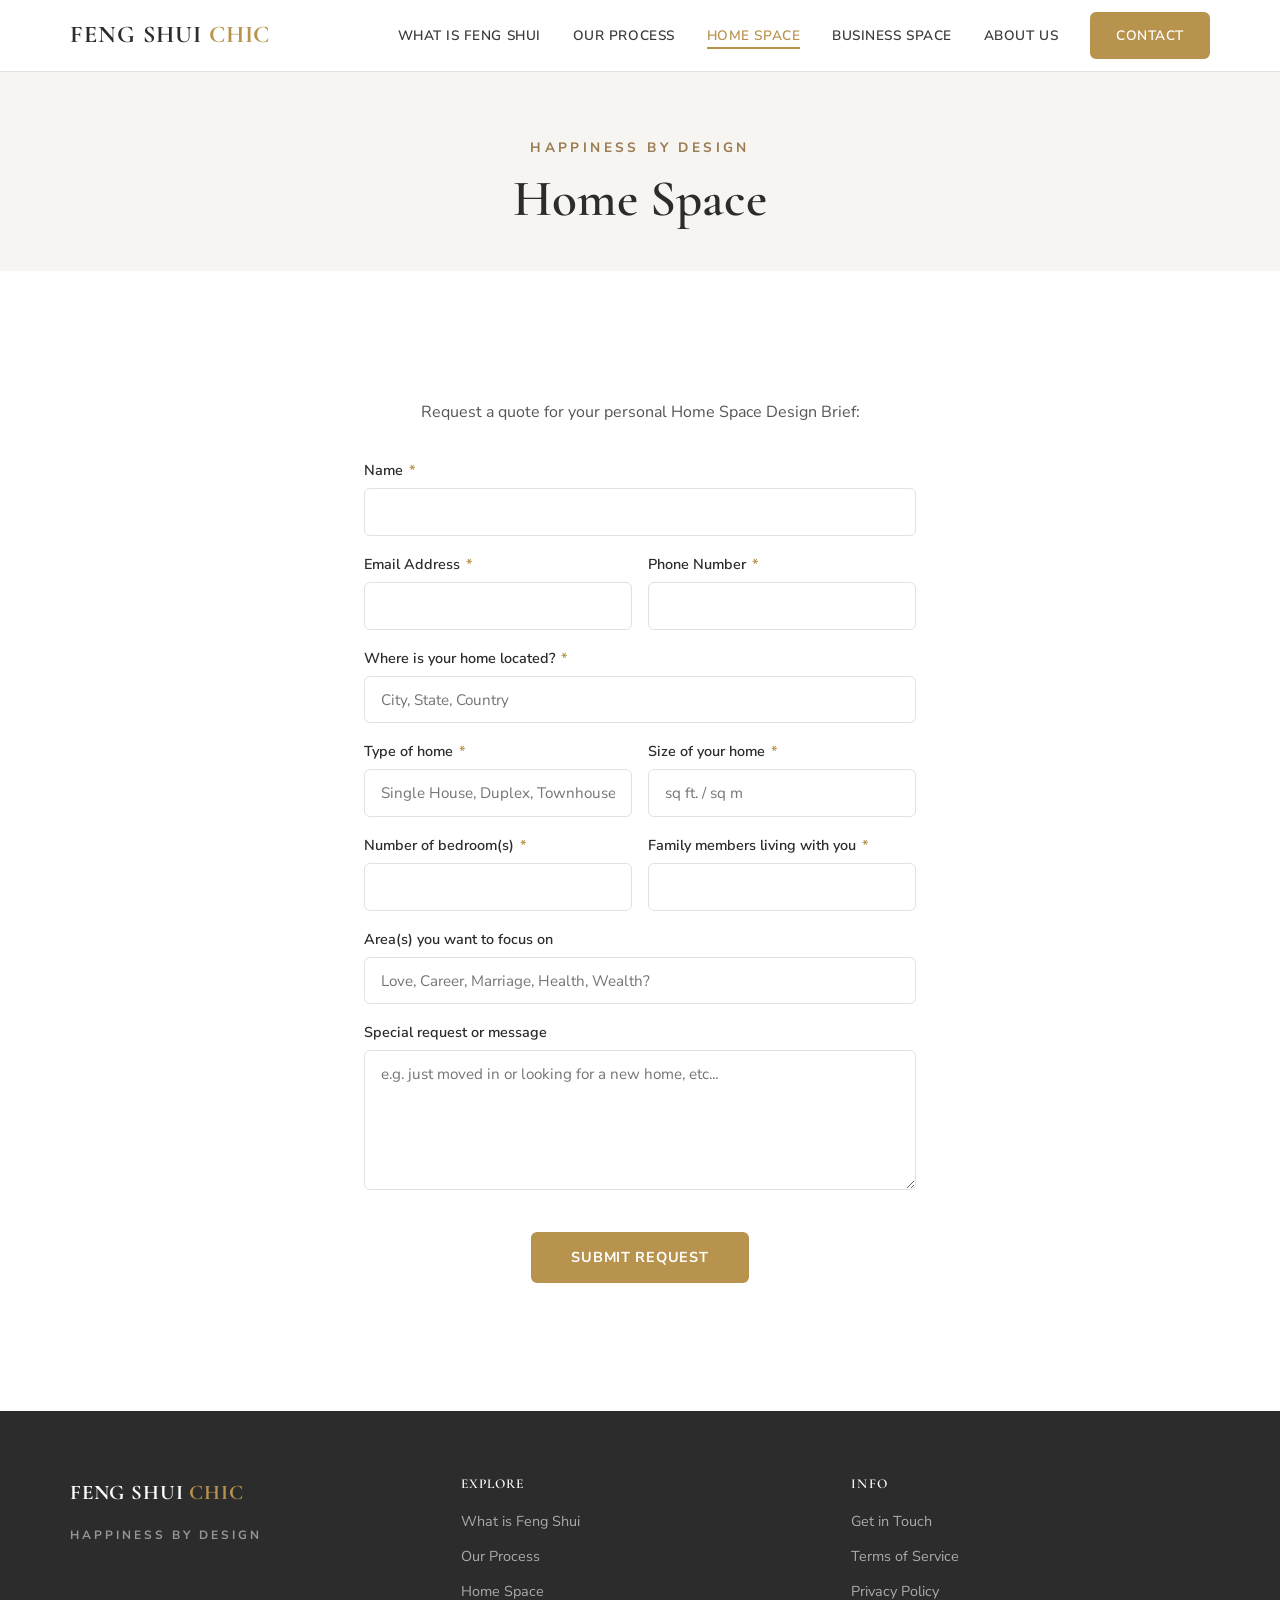
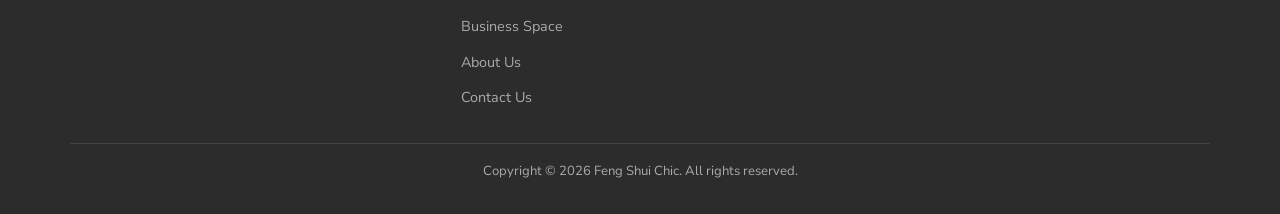
<file: home-space.html>
<!DOCTYPE html>
<html lang="en">
<head>
  <meta charset="UTF-8">
  <meta name="viewport" content="width=device-width, initial-scale=1.0">
  <title>Home Space — Feng Shui Chic</title>
  <meta name="description" content="Request a quote for your personal Home Space Design Brief. Get a personalized Feng Shui evaluation for your home.">
  <meta property="og:title" content="Home Space — Feng Shui Chic">
  <meta property="og:description" content="Request a personalized Feng Shui evaluation for your home.">
  <meta property="og:type" content="website">
  <meta property="og:url" content="https://fengshuichic.com/home-space">
  <meta property="og:image" content="https://fengshuichic.com/images/og-image.jpg">
  <meta name="twitter:card" content="summary_large_image">
  <link rel="preconnect" href="https://fonts.googleapis.com">
  <link rel="preconnect" href="https://fonts.gstatic.com" crossorigin>
  <link href="https://fonts.googleapis.com/css2?family=Cormorant+Garamond:ital,wght@0,400;0,600;0,700;1,400&family=Nunito+Sans:wght@400;600;700&display=swap" rel="stylesheet">
  <link rel="stylesheet" href="css/styles.css">
  <link rel="icon" href="images/favicon.ico" sizes="any">
  <!-- Google Tag Manager -->
  <script>(function(w,d,s,l,i){w[l]=w[l]||[];w[l].push({'gtm.start':
  new Date().getTime(),event:'gtm.js'});var f=d.getElementsByTagName(s)[0],
  j=d.createElement(s),dl=l!='dataLayer'?'&l='+l:'';j.async=true;j.src=
  'https://www.googletagmanager.com/gtm.js?id='+i+dl;f.parentNode.insertBefore(j,f);
  })(window,document,'script','dataLayer','GTM-MFKGKZD5');</script>
</head>
<body>
  <!-- Google Tag Manager (noscript) -->
  <noscript><iframe src="https://www.googletagmanager.com/ns.html?id=GTM-MFKGKZD5" height="0" width="0" style="display:none;visibility:hidden"></iframe></noscript>


  <header class="header">
    <div class="container">
      <a href="/" class="logo">FENG SHUI <span>CHIC</span></a>
      <nav>
        <button class="nav__toggle" aria-label="Toggle menu" aria-expanded="false">
          <span></span><span></span><span></span>
        </button>
        <ul class="nav__list">
          <li><a href="what-is-feng-shui.html" class="nav__link">What is Feng Shui</a></li>
          <li><a href="our-process.html" class="nav__link">Our Process</a></li>
          <li><a href="home-space.html" class="nav__link nav__link--active">Home Space</a></li>
          <li><a href="business-space.html" class="nav__link">Business Space</a></li>
          <li><a href="about.html" class="nav__link">About Us</a></li>
          <li><a href="contact.html" class="nav__link btn btn--primary" style="padding:.6rem 1.5rem">Contact</a></li>
        </ul>
      </nav>
    </div>
  </header>

  <section class="page-header">
    <div class="container">
      <p class="page-header__tagline">Happiness by Design</p>
      <h1 class="page-header__title">Home Space</h1>
    </div>
  </section>

  <section class="section">
    <div class="form-section">
      <p>Request a quote for your personal Home Space Design Brief:</p>

      <form action="https://formspree.io/f/xkoqqaeb" method="POST" data-validate>
        <div class="form__hp">
          <label>Don't fill this out: <input type="text" name="_gotcha"></label>
        </div>

        <input type="hidden" name="_subject" value="Home Space Evaluation Request">

        <div class="form__group">
          <label class="form__label" for="home-name">Name <span class="required">*</span></label>
          <input class="form__input" type="text" id="home-name" name="name" required>
          <p class="form__error">Please enter your name.</p>
        </div>

        <div class="form__row">
          <div class="form__group">
            <label class="form__label" for="home-email">Email Address <span class="required">*</span></label>
            <input class="form__input" type="email" id="home-email" name="email" required>
            <p class="form__error">Please enter a valid email.</p>
          </div>
          <div class="form__group">
            <label class="form__label" for="home-phone">Phone Number <span class="required">*</span></label>
            <input class="form__input" type="tel" id="home-phone" name="phone" required>
            <p class="form__error">Please enter your phone number.</p>
          </div>
        </div>

        <div class="form__group">
          <label class="form__label" for="home-location">Where is your home located? <span class="required">*</span></label>
          <input class="form__input" type="text" id="home-location" name="location" placeholder="City, State, Country" required>
          <p class="form__error">Please enter your home location.</p>
        </div>

        <div class="form__row">
          <div class="form__group">
            <label class="form__label" for="home-type">Type of home <span class="required">*</span></label>
            <input class="form__input" type="text" id="home-type" name="home_type" placeholder="Single House, Duplex, Townhouse, Condo, or Apartment?" required>
            <p class="form__error">Please enter the type of home.</p>
          </div>
          <div class="form__group">
            <label class="form__label" for="home-size">Size of your home <span class="required">*</span></label>
            <input class="form__input" type="text" id="home-size" name="home_size" placeholder="sq ft. / sq m" required>
            <p class="form__error">Please enter the size.</p>
          </div>
        </div>

        <div class="form__row">
          <div class="form__group">
            <label class="form__label" for="home-bedrooms">Number of bedroom(s) <span class="required">*</span></label>
            <input class="form__input" type="number" id="home-bedrooms" name="bedrooms" min="0" required>
            <p class="form__error">Please enter the number of bedrooms.</p>
          </div>
          <div class="form__group">
            <label class="form__label" for="home-family">Family members living with you <span class="required">*</span></label>
            <input class="form__input" type="number" id="home-family" name="family_members" min="0" required>
            <p class="form__error">Please enter the number of family members.</p>
          </div>
        </div>

        <div class="form__group">
          <label class="form__label" for="home-focus">Area(s) you want to focus on</label>
          <input class="form__input" type="text" id="home-focus" name="focus_areas" placeholder="Love, Career, Marriage, Health, Wealth?">
        </div>

        <div class="form__group">
          <label class="form__label" for="home-message">Special request or message</label>
          <textarea class="form__textarea" id="home-message" name="special_request" placeholder="e.g. just moved in or looking for a new home, etc..."></textarea>
        </div>

        <div class="form__submit">
          <button type="submit" class="btn btn--primary">Submit Request</button>
        </div>
      </form>
    </div>
  </section>

  <footer class="footer">
    <div class="container">
      <div class="footer__inner">
        <div class="footer__brand">
          <a href="/" class="logo">FENG SHUI <span>CHIC</span></a>
          <p>Happiness by Design</p>
        </div>
        <div class="footer__links">
          <h4>Explore</h4>
          <ul>
            <li><a href="what-is-feng-shui.html">What is Feng Shui</a></li>
            <li><a href="our-process.html">Our Process</a></li>
            <li><a href="home-space.html">Home Space</a></li>
            <li><a href="business-space.html">Business Space</a></li>
            <li><a href="about.html">About Us</a></li>
            <li><a href="contact.html">Contact Us</a></li>
          </ul>
        </div>
        <div class="footer__contact">
          <h4>Info</h4>
          <ul>
            <li><a href="contact.html">Get in Touch</a></li>
            <li><a href="terms-of-service.html">Terms of Service</a></li>
            <li><a href="privacy-policy.html">Privacy Policy</a></li>
          </ul>
        </div>
      </div>
      <div class="footer__bottom">
        <p>Copyright &copy; <span data-year></span> Feng Shui Chic. All rights reserved.</p>
      </div>
    </div>
  </footer>

  <script src="js/main.js"></script>
</body>
</html>
</file>
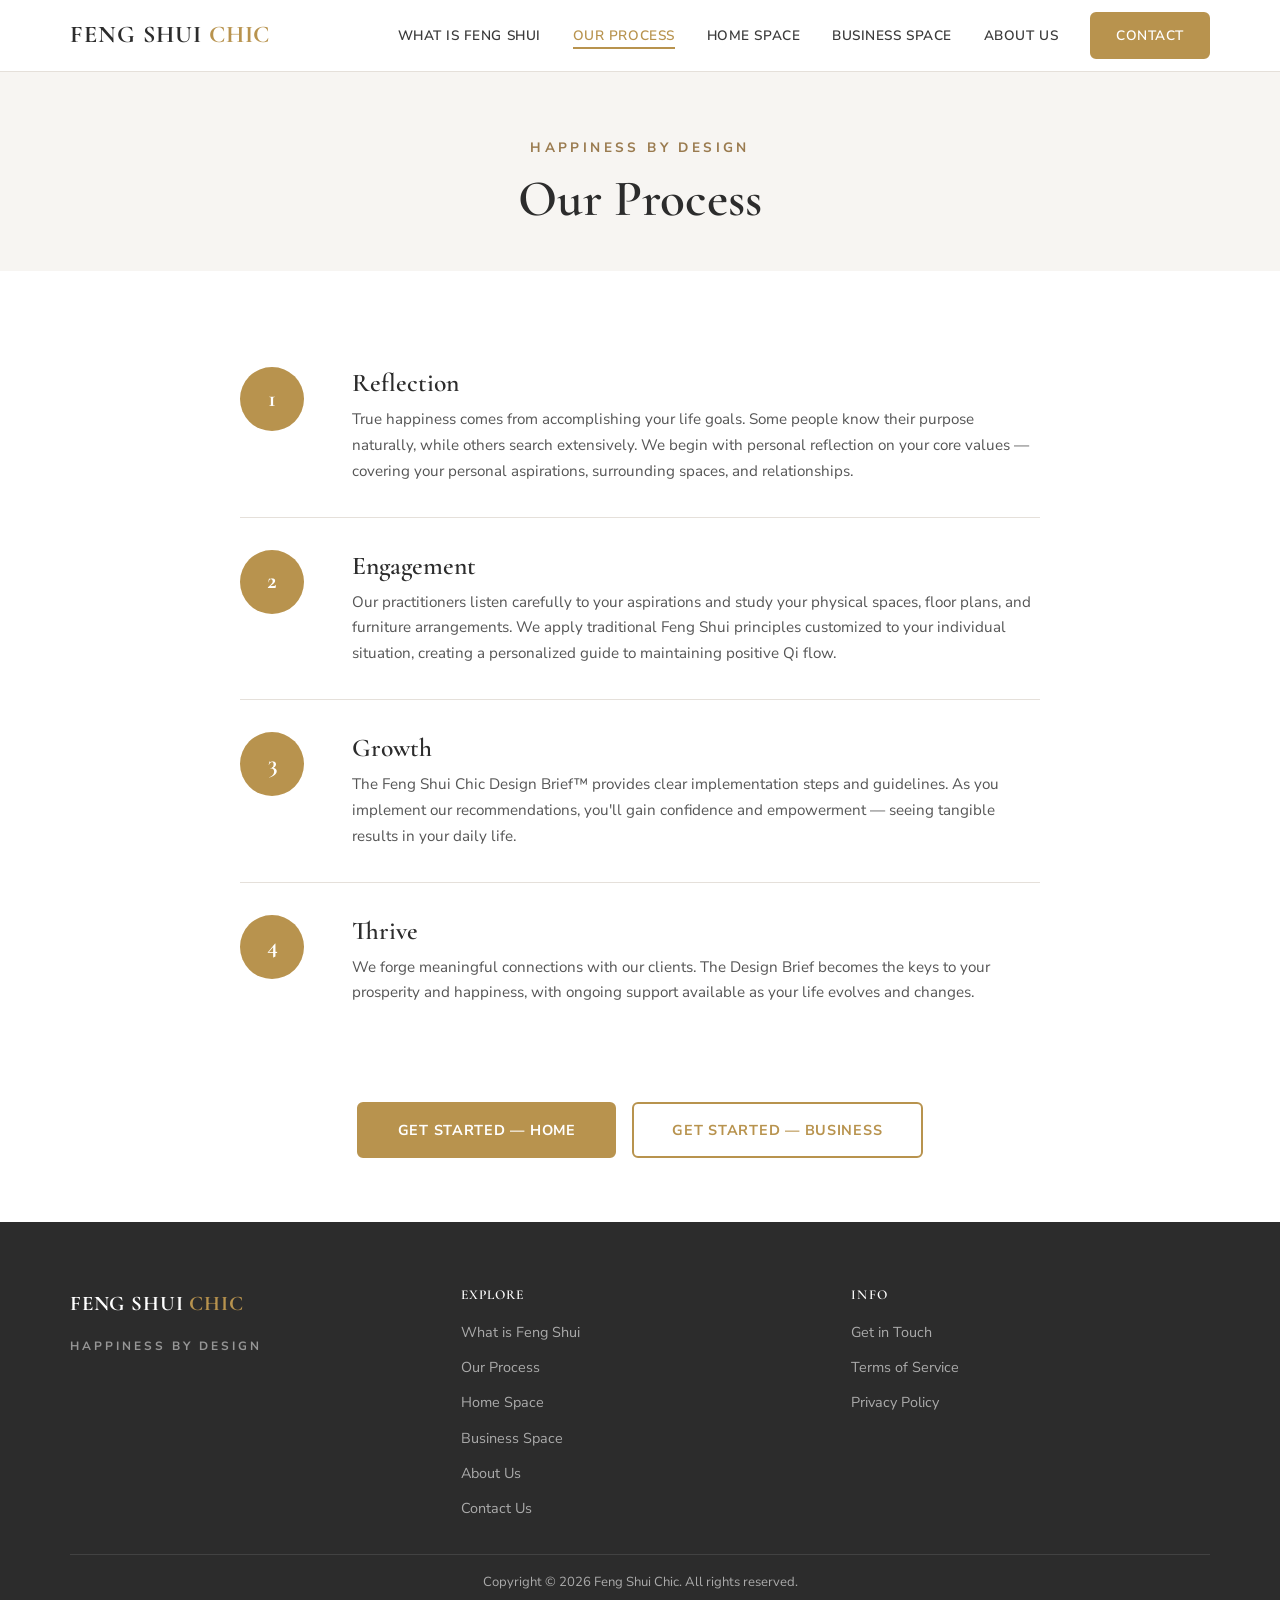
<file: our-process.html>
<!DOCTYPE html>
<html lang="en">
<head>
  <meta charset="UTF-8">
  <meta name="viewport" content="width=device-width, initial-scale=1.0">
  <title>Our Process — Feng Shui Chic</title>
  <meta name="description" content="Our four-step Feng Shui process: Reflection, Engagement, Growth, and Thrive. Learn how we create your personalized Design Brief.">
  <meta property="og:title" content="Our Process — Feng Shui Chic">
  <meta property="og:description" content="Our four-step Feng Shui process: Reflection, Engagement, Growth, and Thrive.">
  <meta property="og:type" content="website">
  <meta property="og:url" content="https://fengshuichic.com/our-process">
  <meta property="og:image" content="https://fengshuichic.com/images/og-image.jpg">
  <meta name="twitter:card" content="summary_large_image">
  <link rel="preconnect" href="https://fonts.googleapis.com">
  <link rel="preconnect" href="https://fonts.gstatic.com" crossorigin>
  <link href="https://fonts.googleapis.com/css2?family=Cormorant+Garamond:ital,wght@0,400;0,600;0,700;1,400&family=Nunito+Sans:wght@400;600;700&display=swap" rel="stylesheet">
  <link rel="stylesheet" href="css/styles.css">
  <link rel="icon" href="images/favicon.ico" sizes="any">
  <!-- Google Tag Manager -->
  <script>(function(w,d,s,l,i){w[l]=w[l]||[];w[l].push({'gtm.start':
  new Date().getTime(),event:'gtm.js'});var f=d.getElementsByTagName(s)[0],
  j=d.createElement(s),dl=l!='dataLayer'?'&l='+l:'';j.async=true;j.src=
  'https://www.googletagmanager.com/gtm.js?id='+i+dl;f.parentNode.insertBefore(j,f);
  })(window,document,'script','dataLayer','GTM-MFKGKZD5');</script>
</head>
<body>
  <!-- Google Tag Manager (noscript) -->
  <noscript><iframe src="https://www.googletagmanager.com/ns.html?id=GTM-MFKGKZD5" height="0" width="0" style="display:none;visibility:hidden"></iframe></noscript>


  <header class="header">
    <div class="container">
      <a href="/" class="logo">FENG SHUI <span>CHIC</span></a>
      <nav>
        <button class="nav__toggle" aria-label="Toggle menu" aria-expanded="false">
          <span></span><span></span><span></span>
        </button>
        <ul class="nav__list">
          <li><a href="what-is-feng-shui.html" class="nav__link">What is Feng Shui</a></li>
          <li><a href="our-process.html" class="nav__link nav__link--active">Our Process</a></li>
          <li><a href="home-space.html" class="nav__link">Home Space</a></li>
          <li><a href="business-space.html" class="nav__link">Business Space</a></li>
          <li><a href="about.html" class="nav__link">About Us</a></li>
          <li><a href="contact.html" class="nav__link btn btn--primary" style="padding:.6rem 1.5rem">Contact</a></li>
        </ul>
      </nav>
    </div>
  </header>

  <section class="page-header">
    <div class="container">
      <p class="page-header__tagline">Happiness by Design</p>
      <h1 class="page-header__title">Our Process</h1>
    </div>
  </section>

  <section class="section">
    <div class="container" style="max-width:800px">
      <div class="steps">

        <div class="step">
          <div class="step__number">1</div>
          <div>
            <h3 class="step__title">Reflection</h3>
            <p class="step__text">True happiness comes from accomplishing your life goals. Some people know their purpose naturally, while others search extensively. We begin with personal reflection on your core values — covering your personal aspirations, surrounding spaces, and relationships.</p>
          </div>
        </div>

        <div class="step">
          <div class="step__number">2</div>
          <div>
            <h3 class="step__title">Engagement</h3>
            <p class="step__text">Our practitioners listen carefully to your aspirations and study your physical spaces, floor plans, and furniture arrangements. We apply traditional Feng Shui principles customized to your individual situation, creating a personalized guide to maintaining positive Qi flow.</p>
          </div>
        </div>

        <div class="step">
          <div class="step__number">3</div>
          <div>
            <h3 class="step__title">Growth</h3>
            <p class="step__text">The Feng Shui Chic Design Brief&trade; provides clear implementation steps and guidelines. As you implement our recommendations, you'll gain confidence and empowerment — seeing tangible results in your daily life.</p>
          </div>
        </div>

        <div class="step">
          <div class="step__number">4</div>
          <div>
            <h3 class="step__title">Thrive</h3>
            <p class="step__text">We forge meaningful connections with our clients. The Design Brief becomes the keys to your prosperity and happiness, with ongoing support available as your life evolves and changes.</p>
          </div>
        </div>

      </div>

      <div class="hero__actions" style="margin-top:var(--space-lg)">
        <a href="home-space.html" class="btn btn--primary">Get Started — Home</a>
        <a href="business-space.html" class="btn btn--outline">Get Started — Business</a>
      </div>
    </div>
  </section>

  <footer class="footer">
    <div class="container">
      <div class="footer__inner">
        <div class="footer__brand">
          <a href="/" class="logo">FENG SHUI <span>CHIC</span></a>
          <p>Happiness by Design</p>
        </div>
        <div class="footer__links">
          <h4>Explore</h4>
          <ul>
            <li><a href="what-is-feng-shui.html">What is Feng Shui</a></li>
            <li><a href="our-process.html">Our Process</a></li>
            <li><a href="home-space.html">Home Space</a></li>
            <li><a href="business-space.html">Business Space</a></li>
            <li><a href="about.html">About Us</a></li>
            <li><a href="contact.html">Contact Us</a></li>
          </ul>
        </div>
        <div class="footer__contact">
          <h4>Info</h4>
          <ul>
            <li><a href="contact.html">Get in Touch</a></li>
            <li><a href="terms-of-service.html">Terms of Service</a></li>
            <li><a href="privacy-policy.html">Privacy Policy</a></li>
          </ul>
        </div>
      </div>
      <div class="footer__bottom">
        <p>Copyright &copy; <span data-year></span> Feng Shui Chic. All rights reserved.</p>
      </div>
    </div>
  </footer>

  <script src="js/main.js"></script>
</body>
</html>
</file>
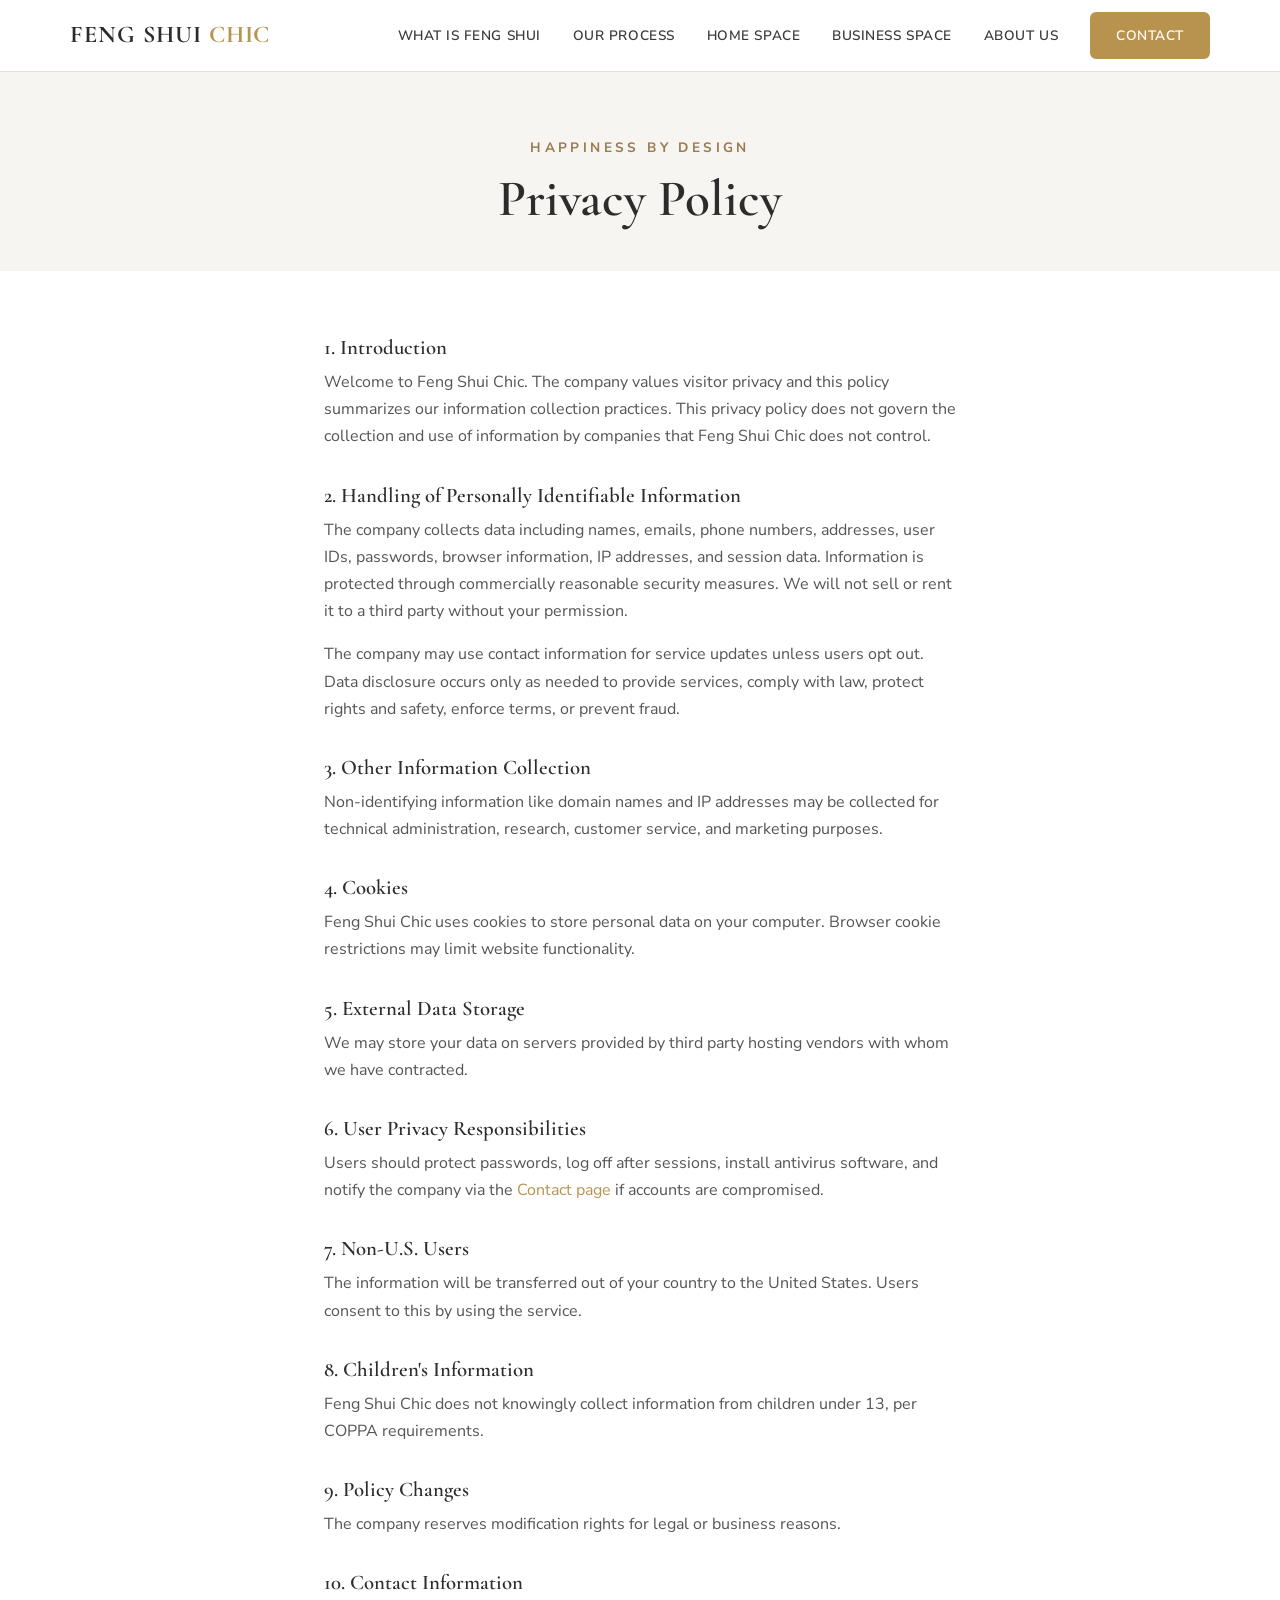
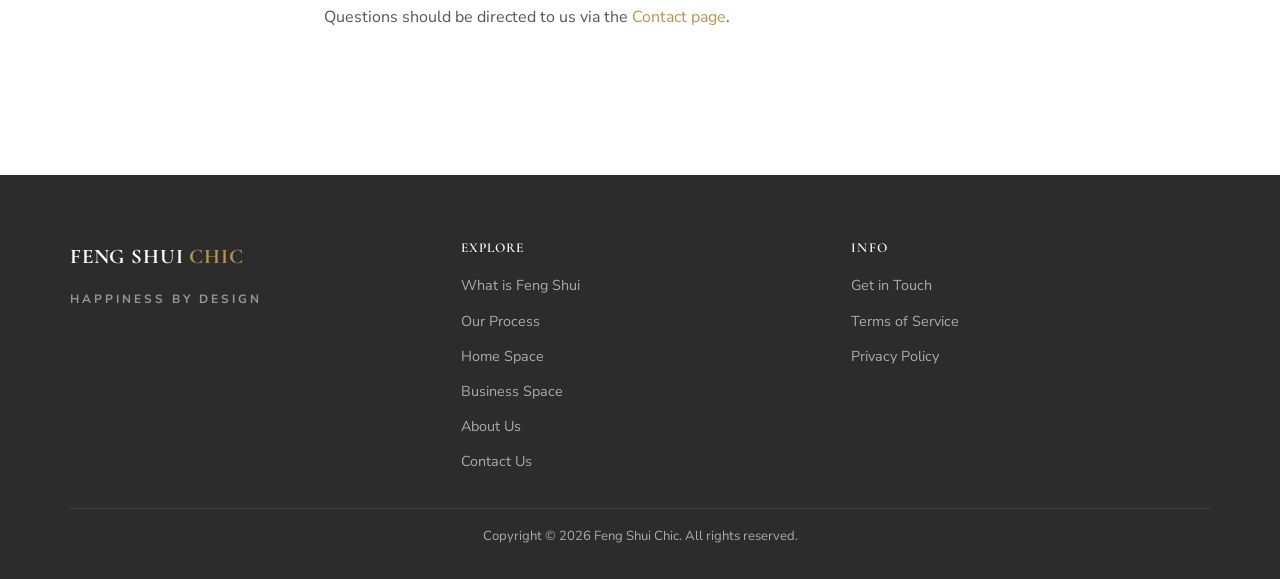
<file: privacy-policy.html>
<!DOCTYPE html>
<html lang="en">
<head>
  <meta charset="UTF-8">
  <meta name="viewport" content="width=device-width, initial-scale=1.0">
  <title>Privacy Policy — Feng Shui Chic</title>
  <meta name="description" content="Privacy Policy for Feng Shui Chic.">
  <link rel="preconnect" href="https://fonts.googleapis.com">
  <link rel="preconnect" href="https://fonts.gstatic.com" crossorigin>
  <link href="https://fonts.googleapis.com/css2?family=Cormorant+Garamond:ital,wght@0,400;0,600;0,700;1,400&family=Nunito+Sans:wght@400;600;700&display=swap" rel="stylesheet">
  <link rel="stylesheet" href="css/styles.css">
  <link rel="icon" href="images/favicon.ico" sizes="any">
  <!-- Google Tag Manager -->
  <script>(function(w,d,s,l,i){w[l]=w[l]||[];w[l].push({'gtm.start':
  new Date().getTime(),event:'gtm.js'});var f=d.getElementsByTagName(s)[0],
  j=d.createElement(s),dl=l!='dataLayer'?'&l='+l:'';j.async=true;j.src=
  'https://www.googletagmanager.com/gtm.js?id='+i+dl;f.parentNode.insertBefore(j,f);
  })(window,document,'script','dataLayer','GTM-MFKGKZD5');</script>
</head>
<body>
  <!-- Google Tag Manager (noscript) -->
  <noscript><iframe src="https://www.googletagmanager.com/ns.html?id=GTM-MFKGKZD5" height="0" width="0" style="display:none;visibility:hidden"></iframe></noscript>


  <header class="header">
    <div class="container">
      <a href="/" class="logo">FENG SHUI <span>CHIC</span></a>
      <nav>
        <button class="nav__toggle" aria-label="Toggle menu" aria-expanded="false">
          <span></span><span></span><span></span>
        </button>
        <ul class="nav__list">
          <li><a href="what-is-feng-shui.html" class="nav__link">What is Feng Shui</a></li>
          <li><a href="our-process.html" class="nav__link">Our Process</a></li>
          <li><a href="home-space.html" class="nav__link">Home Space</a></li>
          <li><a href="business-space.html" class="nav__link">Business Space</a></li>
          <li><a href="about.html" class="nav__link">About Us</a></li>
          <li><a href="contact.html" class="nav__link btn btn--primary" style="padding:.6rem 1.5rem">Contact</a></li>
        </ul>
      </nav>
    </div>
  </header>

  <section class="page-header">
    <div class="container">
      <p class="page-header__tagline">Happiness by Design</p>
      <h1 class="page-header__title">Privacy Policy</h1>
    </div>
  </section>

  <section class="section">
    <div class="legal container">

      <h2>1. Introduction</h2>
      <p>Welcome to Feng Shui Chic. The company values visitor privacy and this policy summarizes our information collection practices. This privacy policy does not govern the collection and use of information by companies that Feng Shui Chic does not control.</p>

      <h2>2. Handling of Personally Identifiable Information</h2>
      <p>The company collects data including names, emails, phone numbers, addresses, user IDs, passwords, browser information, IP addresses, and session data. Information is protected through commercially reasonable security measures. We will not sell or rent it to a third party without your permission.</p>
      <p>The company may use contact information for service updates unless users opt out. Data disclosure occurs only as needed to provide services, comply with law, protect rights and safety, enforce terms, or prevent fraud.</p>

      <h2>3. Other Information Collection</h2>
      <p>Non-identifying information like domain names and IP addresses may be collected for technical administration, research, customer service, and marketing purposes.</p>

      <h2>4. Cookies</h2>
      <p>Feng Shui Chic uses cookies to store personal data on your computer. Browser cookie restrictions may limit website functionality.</p>

      <h2>5. External Data Storage</h2>
      <p>We may store your data on servers provided by third party hosting vendors with whom we have contracted.</p>

      <h2>6. User Privacy Responsibilities</h2>
      <p>Users should protect passwords, log off after sessions, install antivirus software, and notify the company via the <a href="contact.html">Contact page</a> if accounts are compromised.</p>

      <h2>7. Non-U.S. Users</h2>
      <p>The information will be transferred out of your country to the United States. Users consent to this by using the service.</p>

      <h2>8. Children's Information</h2>
      <p>Feng Shui Chic does not knowingly collect information from children under 13, per COPPA requirements.</p>

      <h2>9. Policy Changes</h2>
      <p>The company reserves modification rights for legal or business reasons.</p>

      <h2>10. Contact Information</h2>
      <p>Questions should be directed to us via the <a href="contact.html">Contact page</a>.</p>

    </div>
  </section>

  <footer class="footer">
    <div class="container">
      <div class="footer__inner">
        <div class="footer__brand">
          <a href="/" class="logo">FENG SHUI <span>CHIC</span></a>
          <p>Happiness by Design</p>
        </div>
        <div class="footer__links">
          <h4>Explore</h4>
          <ul>
            <li><a href="what-is-feng-shui.html">What is Feng Shui</a></li>
            <li><a href="our-process.html">Our Process</a></li>
            <li><a href="home-space.html">Home Space</a></li>
            <li><a href="business-space.html">Business Space</a></li>
            <li><a href="about.html">About Us</a></li>
            <li><a href="contact.html">Contact Us</a></li>
          </ul>
        </div>
        <div class="footer__contact">
          <h4>Info</h4>
          <ul>
            <li><a href="contact.html">Get in Touch</a></li>
            <li><a href="terms-of-service.html">Terms of Service</a></li>
            <li><a href="privacy-policy.html">Privacy Policy</a></li>
          </ul>
        </div>
      </div>
      <div class="footer__bottom">
        <p>Copyright &copy; <span data-year></span> Feng Shui Chic. All rights reserved.</p>
      </div>
    </div>
  </footer>

  <script src="js/main.js"></script>
</body>
</html>
</file>
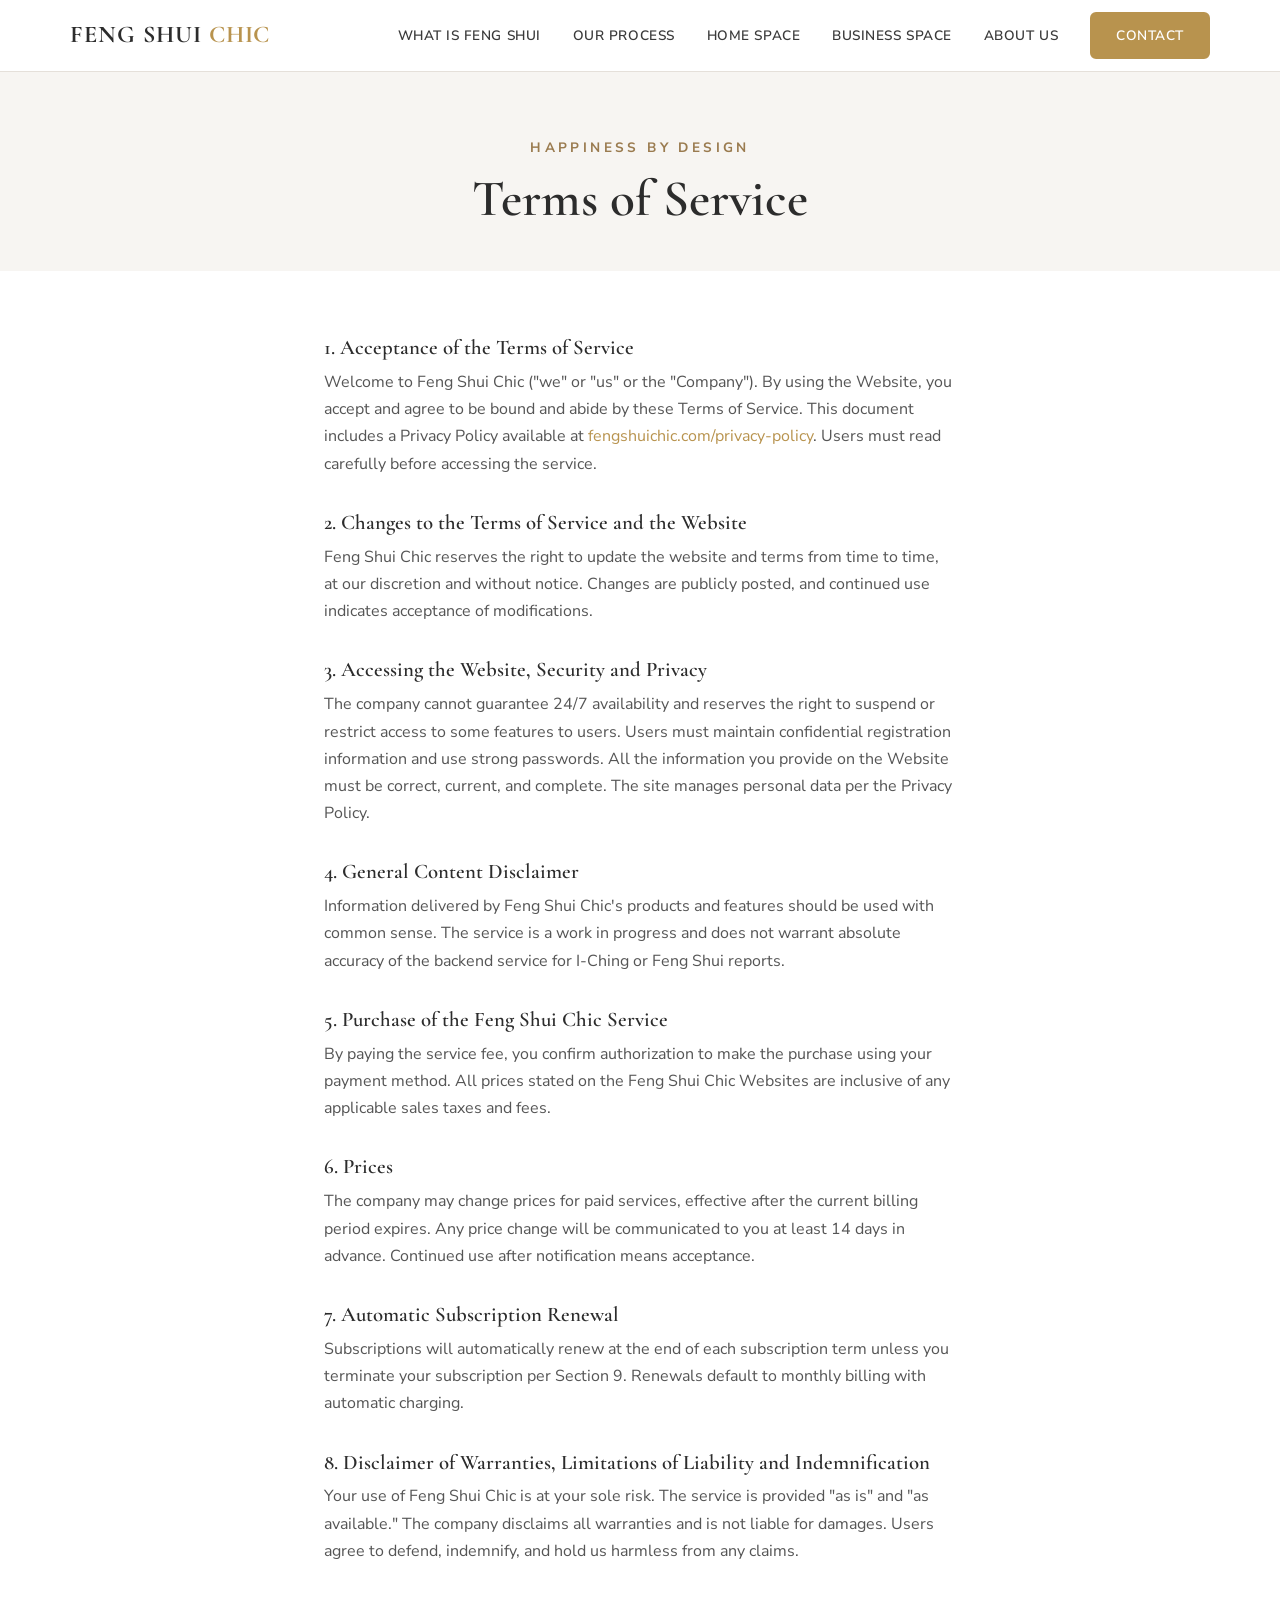
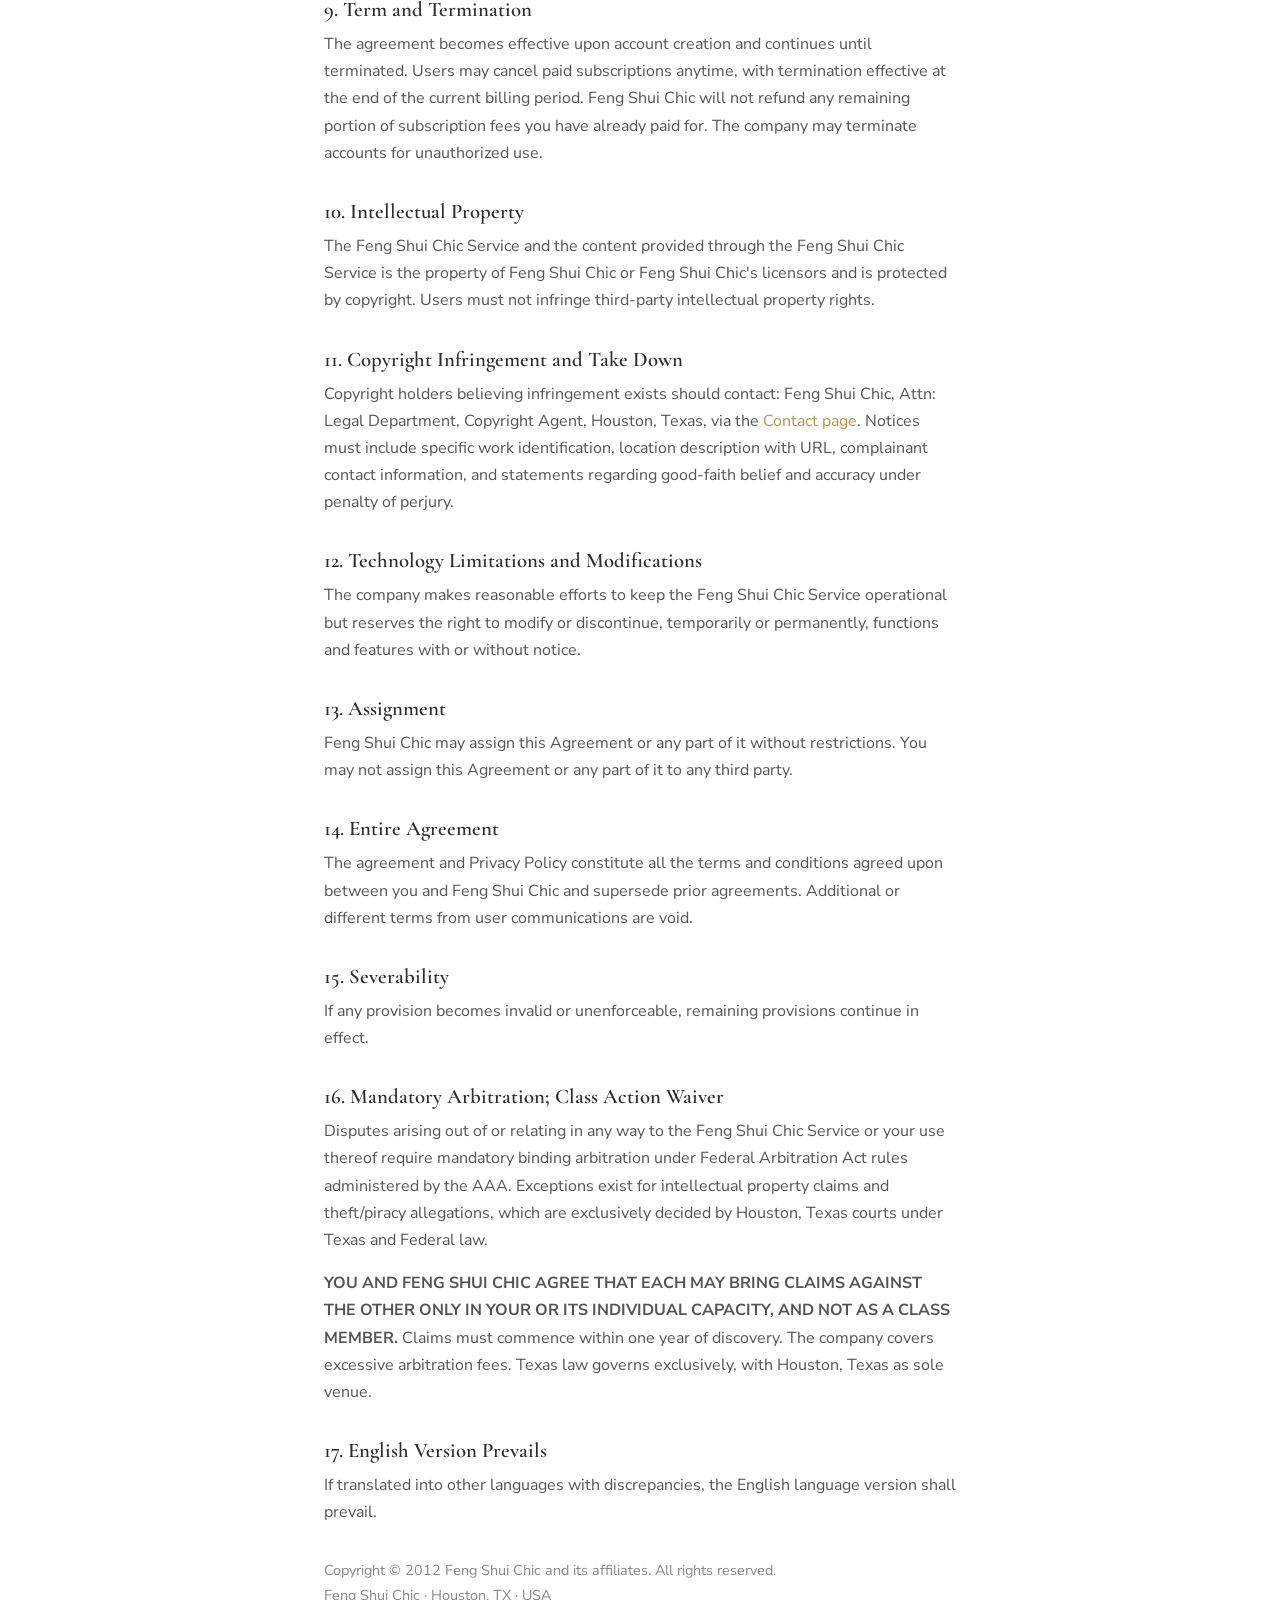
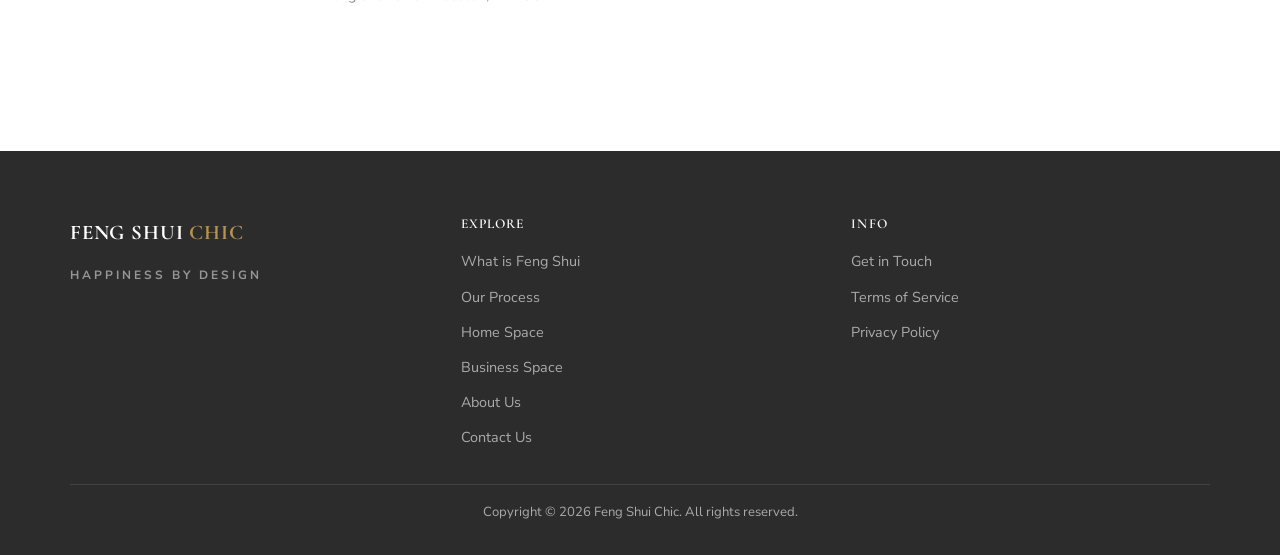
<file: terms-of-service.html>
<!DOCTYPE html>
<html lang="en">
<head>
  <meta charset="UTF-8">
  <meta name="viewport" content="width=device-width, initial-scale=1.0">
  <title>Terms of Service — Feng Shui Chic</title>
  <meta name="description" content="Terms of Service for Feng Shui Chic.">
  <link rel="preconnect" href="https://fonts.googleapis.com">
  <link rel="preconnect" href="https://fonts.gstatic.com" crossorigin>
  <link href="https://fonts.googleapis.com/css2?family=Cormorant+Garamond:ital,wght@0,400;0,600;0,700;1,400&family=Nunito+Sans:wght@400;600;700&display=swap" rel="stylesheet">
  <link rel="stylesheet" href="css/styles.css">
  <link rel="icon" href="images/favicon.ico" sizes="any">
  <!-- Google Tag Manager -->
  <script>(function(w,d,s,l,i){w[l]=w[l]||[];w[l].push({'gtm.start':
  new Date().getTime(),event:'gtm.js'});var f=d.getElementsByTagName(s)[0],
  j=d.createElement(s),dl=l!='dataLayer'?'&l='+l:'';j.async=true;j.src=
  'https://www.googletagmanager.com/gtm.js?id='+i+dl;f.parentNode.insertBefore(j,f);
  })(window,document,'script','dataLayer','GTM-MFKGKZD5');</script>
</head>
<body>
  <!-- Google Tag Manager (noscript) -->
  <noscript><iframe src="https://www.googletagmanager.com/ns.html?id=GTM-MFKGKZD5" height="0" width="0" style="display:none;visibility:hidden"></iframe></noscript>


  <header class="header">
    <div class="container">
      <a href="/" class="logo">FENG SHUI <span>CHIC</span></a>
      <nav>
        <button class="nav__toggle" aria-label="Toggle menu" aria-expanded="false">
          <span></span><span></span><span></span>
        </button>
        <ul class="nav__list">
          <li><a href="what-is-feng-shui.html" class="nav__link">What is Feng Shui</a></li>
          <li><a href="our-process.html" class="nav__link">Our Process</a></li>
          <li><a href="home-space.html" class="nav__link">Home Space</a></li>
          <li><a href="business-space.html" class="nav__link">Business Space</a></li>
          <li><a href="about.html" class="nav__link">About Us</a></li>
          <li><a href="contact.html" class="nav__link btn btn--primary" style="padding:.6rem 1.5rem">Contact</a></li>
        </ul>
      </nav>
    </div>
  </header>

  <section class="page-header">
    <div class="container">
      <p class="page-header__tagline">Happiness by Design</p>
      <h1 class="page-header__title">Terms of Service</h1>
    </div>
  </section>

  <section class="section">
    <div class="legal container">

      <h2>1. Acceptance of the Terms of Service</h2>
      <p>Welcome to Feng Shui Chic ("we" or "us" or the "Company"). By using the Website, you accept and agree to be bound and abide by these Terms of Service. This document includes a Privacy Policy available at <a href="privacy-policy.html">fengshuichic.com/privacy-policy</a>. Users must read carefully before accessing the service.</p>

      <h2>2. Changes to the Terms of Service and the Website</h2>
      <p>Feng Shui Chic reserves the right to update the website and terms from time to time, at our discretion and without notice. Changes are publicly posted, and continued use indicates acceptance of modifications.</p>

      <h2>3. Accessing the Website, Security and Privacy</h2>
      <p>The company cannot guarantee 24/7 availability and reserves the right to suspend or restrict access to some features to users. Users must maintain confidential registration information and use strong passwords. All the information you provide on the Website must be correct, current, and complete. The site manages personal data per the Privacy Policy.</p>

      <h2>4. General Content Disclaimer</h2>
      <p>Information delivered by Feng Shui Chic's products and features should be used with common sense. The service is a work in progress and does not warrant absolute accuracy of the backend service for I-Ching or Feng Shui reports.</p>

      <h2>5. Purchase of the Feng Shui Chic Service</h2>
      <p>By paying the service fee, you confirm authorization to make the purchase using your payment method. All prices stated on the Feng Shui Chic Websites are inclusive of any applicable sales taxes and fees.</p>

      <h2>6. Prices</h2>
      <p>The company may change prices for paid services, effective after the current billing period expires. Any price change will be communicated to you at least 14 days in advance. Continued use after notification means acceptance.</p>

      <h2>7. Automatic Subscription Renewal</h2>
      <p>Subscriptions will automatically renew at the end of each subscription term unless you terminate your subscription per Section 9. Renewals default to monthly billing with automatic charging.</p>

      <h2>8. Disclaimer of Warranties, Limitations of Liability and Indemnification</h2>
      <p>Your use of Feng Shui Chic is at your sole risk. The service is provided "as is" and "as available." The company disclaims all warranties and is not liable for damages. Users agree to defend, indemnify, and hold us harmless from any claims.</p>

      <h2>9. Term and Termination</h2>
      <p>The agreement becomes effective upon account creation and continues until terminated. Users may cancel paid subscriptions anytime, with termination effective at the end of the current billing period. Feng Shui Chic will not refund any remaining portion of subscription fees you have already paid for. The company may terminate accounts for unauthorized use.</p>

      <h2>10. Intellectual Property</h2>
      <p>The Feng Shui Chic Service and the content provided through the Feng Shui Chic Service is the property of Feng Shui Chic or Feng Shui Chic's licensors and is protected by copyright. Users must not infringe third-party intellectual property rights.</p>

      <h2>11. Copyright Infringement and Take Down</h2>
      <p>Copyright holders believing infringement exists should contact: Feng Shui Chic, Attn: Legal Department, Copyright Agent, Houston, Texas, via the <a href="contact.html">Contact page</a>. Notices must include specific work identification, location description with URL, complainant contact information, and statements regarding good-faith belief and accuracy under penalty of perjury.</p>

      <h2>12. Technology Limitations and Modifications</h2>
      <p>The company makes reasonable efforts to keep the Feng Shui Chic Service operational but reserves the right to modify or discontinue, temporarily or permanently, functions and features with or without notice.</p>

      <h2>13. Assignment</h2>
      <p>Feng Shui Chic may assign this Agreement or any part of it without restrictions. You may not assign this Agreement or any part of it to any third party.</p>

      <h2>14. Entire Agreement</h2>
      <p>The agreement and Privacy Policy constitute all the terms and conditions agreed upon between you and Feng Shui Chic and supersede prior agreements. Additional or different terms from user communications are void.</p>

      <h2>15. Severability</h2>
      <p>If any provision becomes invalid or unenforceable, remaining provisions continue in effect.</p>

      <h2>16. Mandatory Arbitration; Class Action Waiver</h2>
      <p>Disputes arising out of or relating in any way to the Feng Shui Chic Service or your use thereof require mandatory binding arbitration under Federal Arbitration Act rules administered by the AAA. Exceptions exist for intellectual property claims and theft/piracy allegations, which are exclusively decided by Houston, Texas courts under Texas and Federal law.</p>
      <p><strong>YOU AND FENG SHUI CHIC AGREE THAT EACH MAY BRING CLAIMS AGAINST THE OTHER ONLY IN YOUR OR ITS INDIVIDUAL CAPACITY, AND NOT AS A CLASS MEMBER.</strong> Claims must commence within one year of discovery. The company covers excessive arbitration fees. Texas law governs exclusively, with Houston, Texas as sole venue.</p>

      <h2>17. English Version Prevails</h2>
      <p>If translated into other languages with discrepancies, the English language version shall prevail.</p>

      <p style="margin-top:var(--space-md);color:var(--color-muted);font-size:0.9rem">Copyright &copy; 2012 Feng Shui Chic and its affiliates. All rights reserved.<br>Feng Shui Chic &middot; Houston, TX &middot; USA</p>

    </div>
  </section>

  <footer class="footer">
    <div class="container">
      <div class="footer__inner">
        <div class="footer__brand">
          <a href="/" class="logo">FENG SHUI <span>CHIC</span></a>
          <p>Happiness by Design</p>
        </div>
        <div class="footer__links">
          <h4>Explore</h4>
          <ul>
            <li><a href="what-is-feng-shui.html">What is Feng Shui</a></li>
            <li><a href="our-process.html">Our Process</a></li>
            <li><a href="home-space.html">Home Space</a></li>
            <li><a href="business-space.html">Business Space</a></li>
            <li><a href="about.html">About Us</a></li>
            <li><a href="contact.html">Contact Us</a></li>
          </ul>
        </div>
        <div class="footer__contact">
          <h4>Info</h4>
          <ul>
            <li><a href="contact.html">Get in Touch</a></li>
            <li><a href="terms-of-service.html">Terms of Service</a></li>
            <li><a href="privacy-policy.html">Privacy Policy</a></li>
          </ul>
        </div>
      </div>
      <div class="footer__bottom">
        <p>Copyright &copy; <span data-year></span> Feng Shui Chic. All rights reserved.</p>
      </div>
    </div>
  </footer>

  <script src="js/main.js"></script>
</body>
</html>
</file>
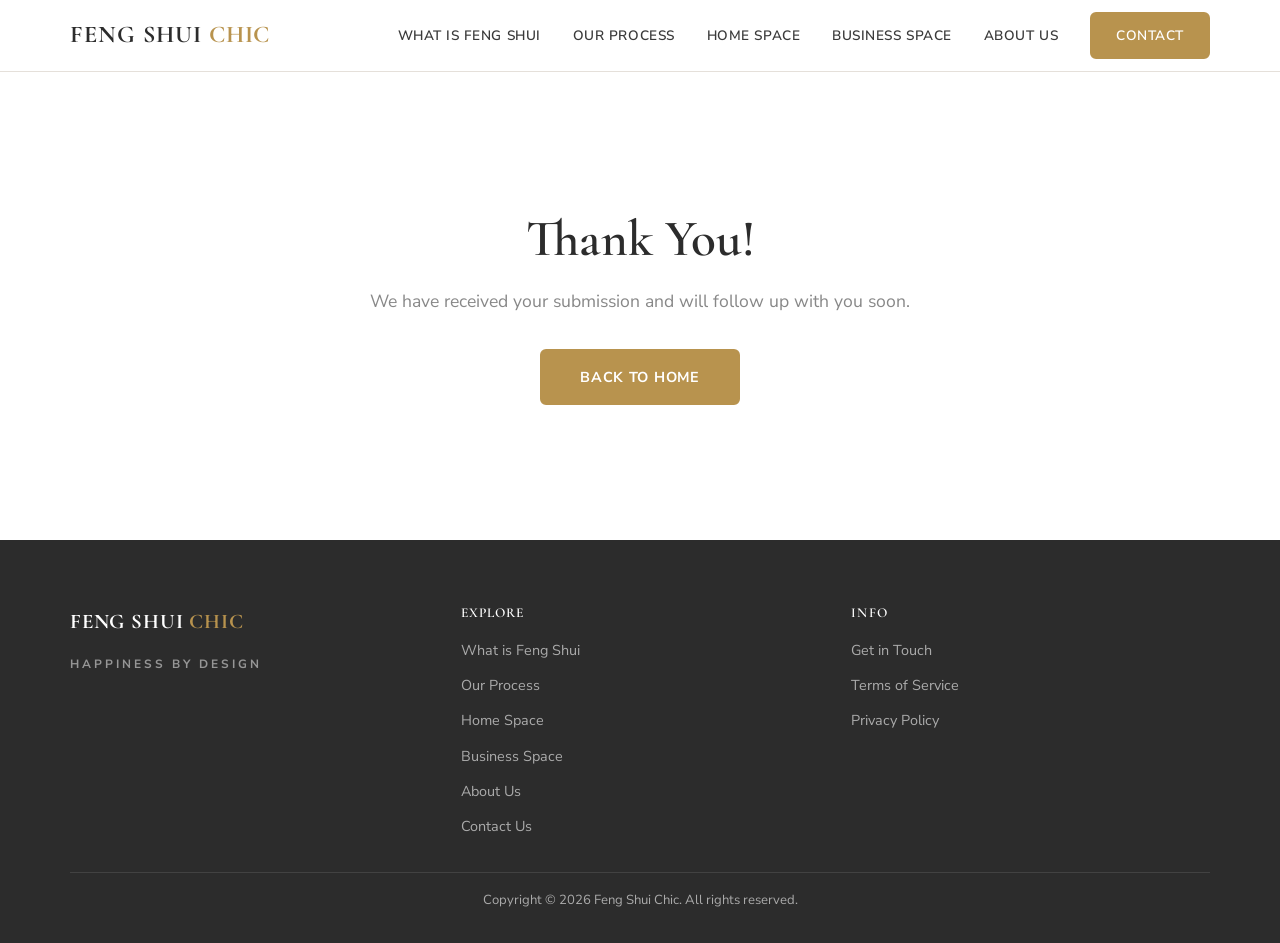
<file: thank-you.html>
<!DOCTYPE html>
<html lang="en">
<head>
  <meta charset="UTF-8">
  <meta name="viewport" content="width=device-width, initial-scale=1.0">
  <title>Thank You — Feng Shui Chic</title>
  <meta name="robots" content="noindex">
  <link rel="preconnect" href="https://fonts.googleapis.com">
  <link rel="preconnect" href="https://fonts.gstatic.com" crossorigin>
  <link href="https://fonts.googleapis.com/css2?family=Cormorant+Garamond:ital,wght@0,400;0,600;0,700;1,400&family=Nunito+Sans:wght@400;600;700&display=swap" rel="stylesheet">
  <link rel="stylesheet" href="css/styles.css">
  <link rel="icon" href="images/favicon.ico" sizes="any">
  <!-- Google Tag Manager -->
  <script>(function(w,d,s,l,i){w[l]=w[l]||[];w[l].push({'gtm.start':
  new Date().getTime(),event:'gtm.js'});var f=d.getElementsByTagName(s)[0],
  j=d.createElement(s),dl=l!='dataLayer'?'&l='+l:'';j.async=true;j.src=
  'https://www.googletagmanager.com/gtm.js?id='+i+dl;f.parentNode.insertBefore(j,f);
  })(window,document,'script','dataLayer','GTM-MFKGKZD5');</script>
</head>
<body>
  <!-- Google Tag Manager (noscript) -->
  <noscript><iframe src="https://www.googletagmanager.com/ns.html?id=GTM-MFKGKZD5" height="0" width="0" style="display:none;visibility:hidden"></iframe></noscript>


  <header class="header">
    <div class="container">
      <a href="/" class="logo">FENG SHUI <span>CHIC</span></a>
      <nav>
        <button class="nav__toggle" aria-label="Toggle menu" aria-expanded="false">
          <span></span><span></span><span></span>
        </button>
        <ul class="nav__list">
          <li><a href="what-is-feng-shui.html" class="nav__link">What is Feng Shui</a></li>
          <li><a href="our-process.html" class="nav__link">Our Process</a></li>
          <li><a href="home-space.html" class="nav__link">Home Space</a></li>
          <li><a href="business-space.html" class="nav__link">Business Space</a></li>
          <li><a href="about.html" class="nav__link">About Us</a></li>
          <li><a href="contact.html" class="nav__link btn btn--primary" style="padding:.6rem 1.5rem">Contact</a></li>
        </ul>
      </nav>
    </div>
  </header>

  <div class="thank-you">
    <h1>Thank You!</h1>
    <p>We have received your submission and will follow up with you soon.</p>
    <a href="/" class="btn btn--primary">Back to Home</a>
  </div>

  <footer class="footer">
    <div class="container">
      <div class="footer__inner">
        <div class="footer__brand">
          <a href="/" class="logo">FENG SHUI <span>CHIC</span></a>
          <p>Happiness by Design</p>
        </div>
        <div class="footer__links">
          <h4>Explore</h4>
          <ul>
            <li><a href="what-is-feng-shui.html">What is Feng Shui</a></li>
            <li><a href="our-process.html">Our Process</a></li>
            <li><a href="home-space.html">Home Space</a></li>
            <li><a href="business-space.html">Business Space</a></li>
            <li><a href="about.html">About Us</a></li>
            <li><a href="contact.html">Contact Us</a></li>
          </ul>
        </div>
        <div class="footer__contact">
          <h4>Info</h4>
          <ul>
            <li><a href="contact.html">Get in Touch</a></li>
            <li><a href="terms-of-service.html">Terms of Service</a></li>
            <li><a href="privacy-policy.html">Privacy Policy</a></li>
          </ul>
        </div>
      </div>
      <div class="footer__bottom">
        <p>Copyright &copy; <span data-year></span> Feng Shui Chic. All rights reserved.</p>
      </div>
    </div>
  </footer>

  <script src="js/main.js"></script>
</body>
</html>
</file>
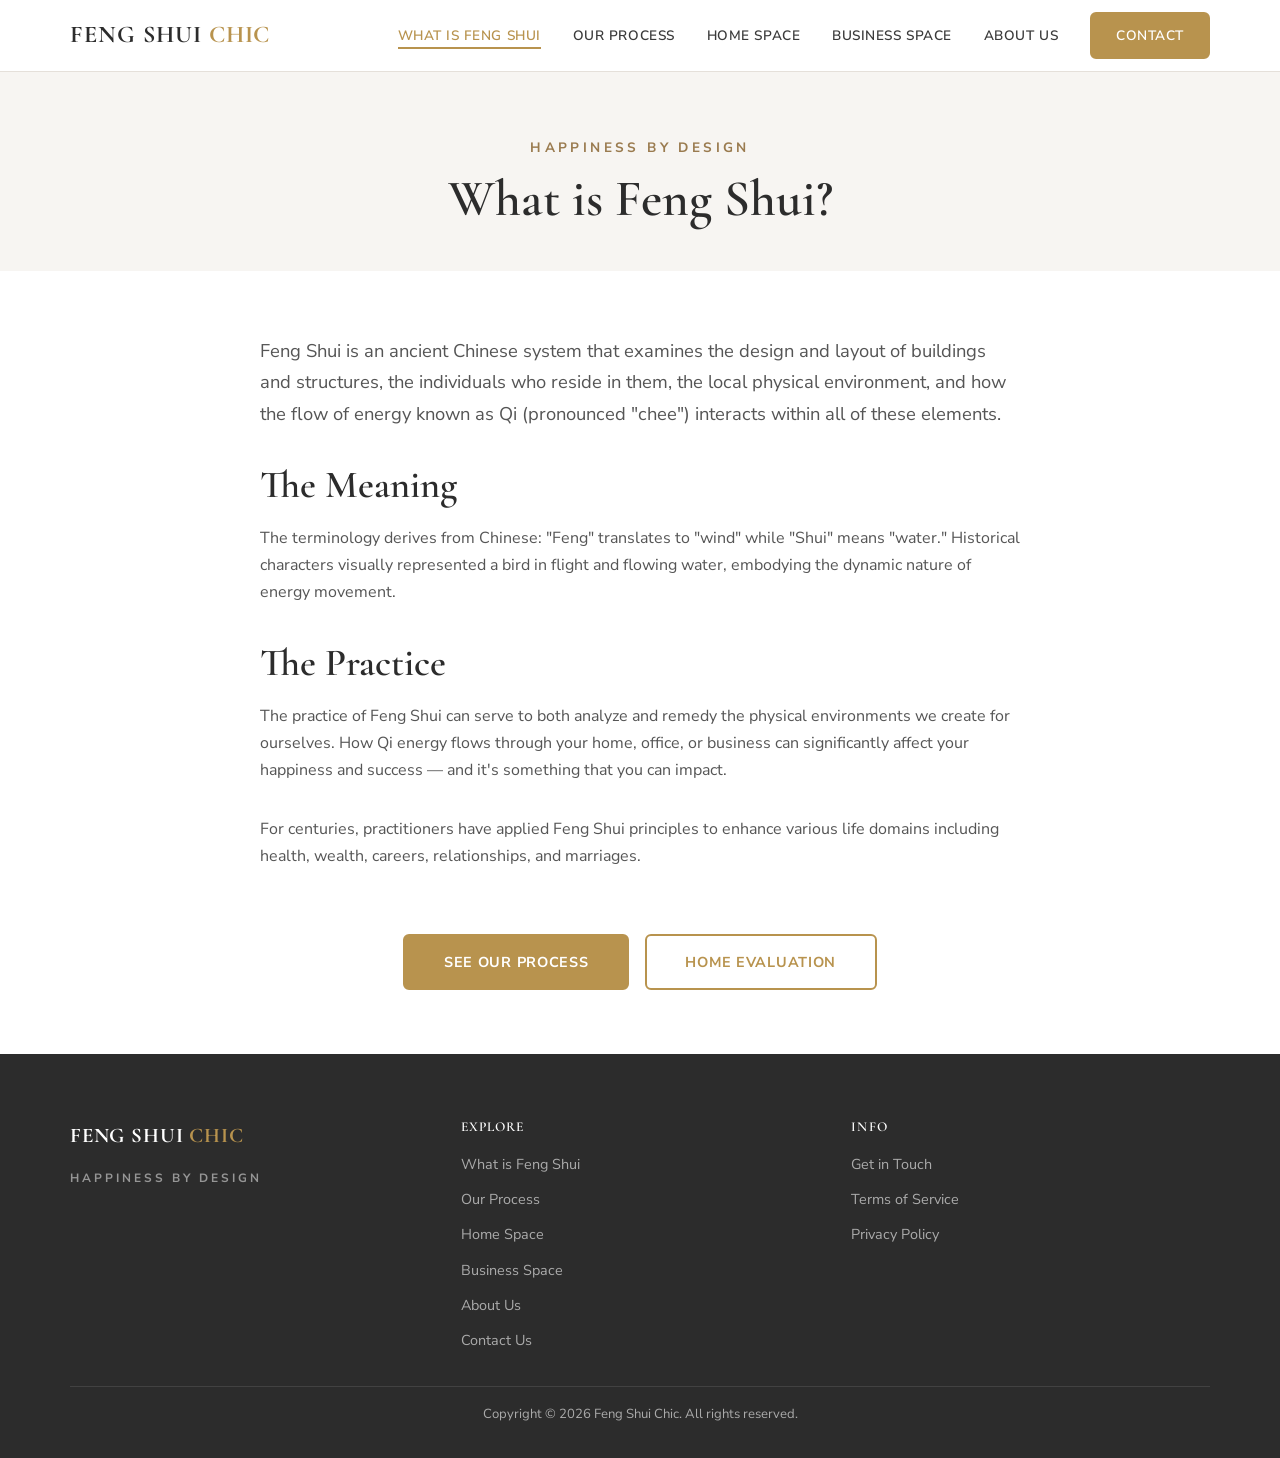
<file: what-is-feng-shui.html>
<!DOCTYPE html>
<html lang="en">
<head>
  <meta charset="UTF-8">
  <meta name="viewport" content="width=device-width, initial-scale=1.0">
  <title>What is Feng Shui — Feng Shui Chic</title>
  <meta name="description" content="Learn about Feng Shui, the ancient Chinese system that examines the design and layout of buildings and how the flow of energy known as Qi interacts within them.">
  <meta property="og:title" content="What is Feng Shui — Feng Shui Chic">
  <meta property="og:description" content="Learn about Feng Shui, the ancient Chinese art of geomancy for harmony and prosperity.">
  <meta property="og:type" content="website">
  <meta property="og:url" content="https://fengshuichic.com/what-is-feng-shui">
  <meta property="og:image" content="https://fengshuichic.com/images/og-image.jpg">
  <meta name="twitter:card" content="summary_large_image">
  <link rel="preconnect" href="https://fonts.googleapis.com">
  <link rel="preconnect" href="https://fonts.gstatic.com" crossorigin>
  <link href="https://fonts.googleapis.com/css2?family=Cormorant+Garamond:ital,wght@0,400;0,600;0,700;1,400&family=Nunito+Sans:wght@400;600;700&display=swap" rel="stylesheet">
  <link rel="stylesheet" href="css/styles.css">
  <link rel="icon" href="images/favicon.ico" sizes="any">
  <!-- Google Tag Manager -->
  <script>(function(w,d,s,l,i){w[l]=w[l]||[];w[l].push({'gtm.start':
  new Date().getTime(),event:'gtm.js'});var f=d.getElementsByTagName(s)[0],
  j=d.createElement(s),dl=l!='dataLayer'?'&l='+l:'';j.async=true;j.src=
  'https://www.googletagmanager.com/gtm.js?id='+i+dl;f.parentNode.insertBefore(j,f);
  })(window,document,'script','dataLayer','GTM-MFKGKZD5');</script>
</head>
<body>
  <!-- Google Tag Manager (noscript) -->
  <noscript><iframe src="https://www.googletagmanager.com/ns.html?id=GTM-MFKGKZD5" height="0" width="0" style="display:none;visibility:hidden"></iframe></noscript>


  <!-- Header -->
  <header class="header">
    <div class="container">
      <a href="/" class="logo">FENG SHUI <span>CHIC</span></a>
      <nav>
        <button class="nav__toggle" aria-label="Toggle menu" aria-expanded="false">
          <span></span><span></span><span></span>
        </button>
        <ul class="nav__list">
          <li><a href="what-is-feng-shui.html" class="nav__link nav__link--active">What is Feng Shui</a></li>
          <li><a href="our-process.html" class="nav__link">Our Process</a></li>
          <li><a href="home-space.html" class="nav__link">Home Space</a></li>
          <li><a href="business-space.html" class="nav__link">Business Space</a></li>
          <li><a href="about.html" class="nav__link">About Us</a></li>
          <li><a href="contact.html" class="nav__link btn btn--primary" style="padding:.6rem 1.5rem">Contact</a></li>
        </ul>
      </nav>
    </div>
  </header>

  <!-- Page Header -->
  <section class="page-header">
    <div class="container">
      <p class="page-header__tagline">Happiness by Design</p>
      <h1 class="page-header__title">What is Feng Shui?</h1>
    </div>
  </section>

  <!-- Content -->
  <section class="section">
    <div class="container" style="max-width:760px">
      <p style="font-size:1.15rem;margin-bottom:var(--space-md)">Feng Shui is an ancient Chinese system that examines the design and layout of buildings and structures, the individuals who reside in them, the local physical environment, and how the flow of energy known as Qi (pronounced "chee") interacts within all of these elements.</p>

      <h2 style="margin-bottom:var(--space-sm)">The Meaning</h2>
      <p style="margin-bottom:var(--space-md)">The terminology derives from Chinese: "Feng" translates to "wind" while "Shui" means "water." Historical characters visually represented a bird in flight and flowing water, embodying the dynamic nature of energy movement.</p>

      <h2 style="margin-bottom:var(--space-sm)">The Practice</h2>
      <p style="margin-bottom:var(--space-md)">The practice of Feng Shui can serve to both analyze and remedy the physical environments we create for ourselves. How Qi energy flows through your home, office, or business can significantly affect your happiness and success — and it's something that you can impact.</p>

      <p style="margin-bottom:var(--space-md)">For centuries, practitioners have applied Feng Shui principles to enhance various life domains including health, wealth, careers, relationships, and marriages.</p>

      <div class="hero__actions" style="margin-top:var(--space-lg)">
        <a href="our-process.html" class="btn btn--primary">See Our Process</a>
        <a href="home-space.html" class="btn btn--outline">Home Evaluation</a>
      </div>
    </div>
  </section>

  <!-- Footer -->
  <footer class="footer">
    <div class="container">
      <div class="footer__inner">
        <div class="footer__brand">
          <a href="/" class="logo">FENG SHUI <span>CHIC</span></a>
          <p>Happiness by Design</p>
        </div>
        <div class="footer__links">
          <h4>Explore</h4>
          <ul>
            <li><a href="what-is-feng-shui.html">What is Feng Shui</a></li>
            <li><a href="our-process.html">Our Process</a></li>
            <li><a href="home-space.html">Home Space</a></li>
            <li><a href="business-space.html">Business Space</a></li>
            <li><a href="about.html">About Us</a></li>
            <li><a href="contact.html">Contact Us</a></li>
          </ul>
        </div>
        <div class="footer__contact">
          <h4>Info</h4>
          <ul>
            <li><a href="contact.html">Get in Touch</a></li>
            <li><a href="terms-of-service.html">Terms of Service</a></li>
            <li><a href="privacy-policy.html">Privacy Policy</a></li>
          </ul>
        </div>
      </div>
      <div class="footer__bottom">
        <p>Copyright &copy; <span data-year></span> Feng Shui Chic. All rights reserved.</p>
      </div>
    </div>
  </footer>

  <script src="js/main.js"></script>
</body>
</html>
</file>
<file: css/styles.css>
/* ==========================================================================
   Feng Shui Chic — Styles
   ========================================================================== */

/* ---------- Custom Properties ---------- */
:root {
  /* Palette — inspired by the five feng shui elements */
  --color-charcoal:   #2c2c2c;
  --color-dark:       #3a3a3a;
  --color-body:       #555;
  --color-muted:      #888;
  --color-light:      #f7f5f2;
  --color-white:      #fff;
  --color-gold:       #b8934e;
  --color-gold-light: #d4af6e;
  --color-sage:       #7a8f6e;
  --color-sage-light: #e8ede5;
  --color-earth:      #c4a77d;
  --color-border:     #e5e0da;

  /* Typography */
  --font-heading: 'Cormorant Garamond', Georgia, serif;
  --font-body:    'Nunito Sans', 'Helvetica Neue', Arial, sans-serif;

  /* Spacing */
  --space-xs:  0.5rem;
  --space-sm:  1rem;
  --space-md:  2rem;
  --space-lg:  4rem;
  --space-xl:  6rem;

  /* Layout */
  --max-width:  1140px;
  --nav-height: 72px;
  --radius:     6px;
  --shadow:     0 2px 20px rgba(0,0,0,.06);
  --shadow-lg:  0 8px 40px rgba(0,0,0,.10);
  --transition: .3s ease;
}

/* ---------- Reset ---------- */
*,
*::before,
*::after { box-sizing: border-box; margin: 0; padding: 0; }

html { scroll-behavior: smooth; -webkit-text-size-adjust: 100%; }

body {
  font-family: var(--font-body);
  font-size: 1rem;
  line-height: 1.7;
  color: var(--color-body);
  background: var(--color-white);
  -webkit-font-smoothing: antialiased;
}

img { max-width: 100%; height: auto; display: block; }
a   { color: var(--color-gold); text-decoration: none; transition: color var(--transition); }
a:hover { color: var(--color-gold-light); }

h1, h2, h3, h4 {
  font-family: var(--font-heading);
  color: var(--color-charcoal);
  font-weight: 600;
  line-height: 1.25;
}
h1 { font-size: clamp(2rem, 5vw, 3.2rem); }
h2 { font-size: clamp(1.6rem, 4vw, 2.4rem); }
h3 { font-size: clamp(1.2rem, 3vw, 1.6rem); }

ul { list-style: none; }

/* ---------- Utility ---------- */
.container {
  width: 90%;
  max-width: var(--max-width);
  margin: 0 auto;
}
.section {
  padding: var(--space-lg) 0;
}
.section--alt {
  background: var(--color-light);
}
.text-center { text-align: center; }
.sr-only {
  position: absolute; width: 1px; height: 1px;
  padding: 0; margin: -1px; overflow: hidden;
  clip: rect(0,0,0,0); border: 0;
}

/* ---------- Buttons ---------- */
.btn {
  display: inline-block;
  padding: 0.85rem 2.4rem;
  border-radius: var(--radius);
  font-family: var(--font-body);
  font-size: 0.9rem;
  font-weight: 700;
  letter-spacing: 0.05em;
  text-transform: uppercase;
  cursor: pointer;
  transition: all var(--transition);
  border: 2px solid transparent;
}
.btn--primary {
  background: var(--color-gold);
  color: var(--color-white);
  border-color: var(--color-gold);
}
.btn--primary:hover {
  background: transparent;
  color: var(--color-gold);
}
.btn--outline {
  background: transparent;
  color: var(--color-gold);
  border-color: var(--color-gold);
}
.btn--outline:hover {
  background: var(--color-gold);
  color: var(--color-white);
}

/* ---------- Header / Nav ---------- */
.header {
  position: fixed;
  top: 0; left: 0; right: 0;
  height: var(--nav-height);
  background: rgba(255,255,255,.97);
  backdrop-filter: blur(8px);
  z-index: 1000;
  border-bottom: 1px solid var(--color-border);
  transition: box-shadow var(--transition);
}
.header.scrolled {
  box-shadow: var(--shadow);
}
.header .container {
  display: flex;
  align-items: center;
  justify-content: space-between;
  height: 100%;
}
.logo {
  font-family: var(--font-heading);
  font-size: 1.5rem;
  font-weight: 700;
  color: var(--color-charcoal);
  letter-spacing: 0.04em;
}
.logo:hover { color: var(--color-gold); }
.logo span { color: var(--color-gold); }

.nav__list {
  display: flex;
  gap: 2rem;
  align-items: center;
}
.nav__link {
  font-size: 0.85rem;
  font-weight: 600;
  letter-spacing: 0.04em;
  text-transform: uppercase;
  color: var(--color-dark);
  position: relative;
  padding-bottom: 4px;
}
.nav__link::after {
  content: '';
  position: absolute;
  bottom: 0; left: 0;
  width: 0; height: 2px;
  background: var(--color-gold);
  transition: width var(--transition);
}
.nav__link:hover,
.nav__link--active {
  color: var(--color-gold);
}
.nav__link.btn--primary,
.nav__link.btn--primary.nav__link--active {
  color: var(--color-white);
}
.nav__link:hover::after,
.nav__link--active::after {
  width: 100%;
}

/* Mobile nav toggle */
.nav__toggle {
  display: none;
  flex-direction: column;
  gap: 5px;
  background: none;
  border: none;
  cursor: pointer;
  padding: 4px;
}
.nav__toggle span {
  display: block;
  width: 24px;
  height: 2px;
  background: var(--color-charcoal);
  transition: all var(--transition);
}
.nav__toggle.active span:nth-child(1) {
  transform: rotate(45deg) translate(5px, 5px);
}
.nav__toggle.active span:nth-child(2) {
  opacity: 0;
}
.nav__toggle.active span:nth-child(3) {
  transform: rotate(-45deg) translate(5px, -5px);
}

/* ---------- Hero ---------- */
.hero {
  padding: calc(var(--nav-height) + var(--space-xl)) 0 var(--space-xl);
  text-align: center;
  background: linear-gradient(170deg, var(--color-light) 0%, var(--color-white) 60%);
  position: relative;
  overflow: hidden;
}
.hero::before {
  content: '';
  position: absolute;
  width: 500px; height: 500px;
  border-radius: 50%;
  background: radial-gradient(circle, rgba(184,147,78,.08) 0%, transparent 70%);
  top: -100px; right: -150px;
  pointer-events: none;
}
.hero__tagline {
  font-family: var(--font-body);
  font-style: normal;
  font-weight: 700;
  font-size: clamp(0.85rem, 2vw, 0.95rem);
  color: #9a7b4f;
  text-transform: uppercase;
  letter-spacing: 0.25em;
  margin-bottom: var(--space-xs);
}
.hero__title {
  margin-bottom: var(--space-sm);
}
.hero__subtitle {
  max-width: 600px;
  margin: 0 auto var(--space-md);
  font-size: 1.1rem;
  color: var(--color-muted);
}
.hero__actions {
  display: flex;
  gap: var(--space-sm);
  justify-content: center;
  flex-wrap: wrap;
}

/* ---------- Page Header (inner pages) ---------- */
.page-header {
  padding: calc(var(--nav-height) + var(--space-lg)) 0 var(--space-md);
  text-align: center;
  background: var(--color-light);
}
.page-header__tagline {
  font-family: var(--font-body);
  font-style: normal;
  font-weight: 700;
  font-size: 0.85rem;
  color: #9a7b4f;
  text-transform: uppercase;
  letter-spacing: 0.25em;
  margin-bottom: var(--space-xs);
}
.page-header__title {
  margin-bottom: var(--space-xs);
}

/* ---------- Cards Grid ---------- */
.cards {
  display: grid;
  grid-template-columns: repeat(auto-fit, minmax(260px, 1fr));
  gap: var(--space-md);
}
.card {
  background: var(--color-white);
  border-radius: var(--radius);
  padding: var(--space-md);
  box-shadow: var(--shadow);
  transition: transform var(--transition), box-shadow var(--transition);
  border-top: 3px solid var(--color-gold);
}
.cards--quad {
  grid-template-columns: repeat(2, 1fr);
}

.card:hover {
  transform: translateY(-4px);
  box-shadow: var(--shadow-lg);
}
.card__icon {
  font-size: 2rem;
  margin-bottom: var(--space-sm);
  display: block;
}
.card__title {
  margin-bottom: var(--space-xs);
  font-size: 1.3rem;
}
.card__text {
  font-size: 0.95rem;
  color: var(--color-body);
}

/* ---------- Features / Two Column ---------- */
.two-col {
  display: grid;
  grid-template-columns: 1fr 1fr;
  gap: var(--space-lg);
  align-items: center;
}
.two-col__text h2 {
  margin-bottom: var(--space-sm);
}
.two-col__text p {
  margin-bottom: var(--space-sm);
}

/* ---------- Process Steps ---------- */
.steps {
  counter-reset: step;
}
.step {
  display: grid;
  grid-template-columns: 80px 1fr;
  gap: var(--space-md);
  align-items: start;
  padding: var(--space-md) 0;
  border-bottom: 1px solid var(--color-border);
}
.step:last-child { border-bottom: none; }
.step__number {
  counter-increment: step;
  width: 64px; height: 64px;
  border-radius: 50%;
  background: var(--color-gold);
  color: var(--color-white);
  font-family: var(--font-heading);
  font-size: 1.5rem;
  font-weight: 700;
  display: flex;
  align-items: center;
  justify-content: center;
}
.step__title {
  margin-bottom: var(--space-xs);
}
.step__text {
  color: var(--color-body);
  font-size: 0.95rem;
}

/* ---------- About ---------- */
.about-grid {
  display: grid;
  grid-template-columns: 1fr 1fr;
  gap: var(--space-lg);
  align-items: start;
}
.about-grid__img {
  border-radius: var(--radius);
  object-fit: cover;
  width: 100%;
  max-height: 500px;
}

/* ---------- Forms ---------- */
.form-section {
  max-width: 680px;
  margin: 0 auto;
  padding: var(--space-lg) 5%;
}
.form-section p {
  text-align: center;
  margin-bottom: var(--space-md);
  color: var(--color-body);
}
.form__group {
  margin-bottom: var(--space-sm);
}
.form__label {
  display: block;
  font-weight: 600;
  font-size: 0.9rem;
  color: var(--color-charcoal);
  margin-bottom: 0.35rem;
}
.form__label .required {
  color: var(--color-gold);
  margin-left: 2px;
}
.form__input,
.form__textarea,
.form__select {
  width: 100%;
  padding: 0.8rem 1rem;
  border: 1px solid var(--color-border);
  border-radius: var(--radius);
  font-family: var(--font-body);
  font-size: 0.95rem;
  color: var(--color-charcoal);
  background: var(--color-white);
  transition: border-color var(--transition), box-shadow var(--transition);
}
.form__input:focus,
.form__textarea:focus,
.form__select:focus {
  outline: none;
  border-color: var(--color-gold);
  box-shadow: 0 0 0 3px rgba(184,147,78,.15);
}
.form__textarea {
  min-height: 140px;
  resize: vertical;
}
.form__row {
  display: grid;
  grid-template-columns: 1fr 1fr;
  gap: var(--space-sm);
}
.form__submit {
  margin-top: var(--space-md);
  text-align: center;
}
.form__error {
  color: #c0392b;
  font-size: 0.82rem;
  margin-top: 0.25rem;
  display: none;
}
.form__input.invalid,
.form__textarea.invalid,
.form__select.invalid {
  border-color: #c0392b;
}
.form__input.invalid + .form__error,
.form__textarea.invalid + .form__error,
.form__select.invalid + .form__error {
  display: block;
}

/* Honeypot */
.form__hp { display: none !important; }

/* ---------- Legal Pages ---------- */
.legal {
  max-width: 760px;
  margin: 0 auto;
  padding: 0 5% var(--space-lg);
}
.legal h2 {
  font-size: 1.3rem;
  margin: var(--space-md) 0 var(--space-xs);
}
.legal h2:first-child {
  margin-top: 0;
}
.legal p {
  margin-bottom: var(--space-sm);
}

/* ---------- Thank You ---------- */
.thank-you {
  min-height: 60vh;
  display: flex;
  flex-direction: column;
  align-items: center;
  justify-content: center;
  text-align: center;
  padding: calc(var(--nav-height) + var(--space-lg)) var(--space-sm) var(--space-lg);
}
.thank-you h1 {
  margin-bottom: var(--space-sm);
}
.thank-you p {
  margin-bottom: var(--space-md);
  font-size: 1.1rem;
  color: var(--color-muted);
}

/* ---------- 404 ---------- */
.not-found {
  min-height: 60vh;
  display: flex;
  flex-direction: column;
  align-items: center;
  justify-content: center;
  text-align: center;
  padding: calc(var(--nav-height) + var(--space-lg)) var(--space-sm) var(--space-lg);
}
.not-found h1 {
  font-size: clamp(4rem, 10vw, 8rem);
  color: var(--color-gold);
  line-height: 1;
}
.not-found p {
  margin: var(--space-sm) 0 var(--space-md);
  font-size: 1.1rem;
  color: var(--color-muted);
}

/* ---------- Footer ---------- */
.footer {
  background: var(--color-charcoal);
  color: rgba(255,255,255,.6);
  padding: var(--space-lg) 0 var(--space-md);
}
.footer__inner {
  display: grid;
  grid-template-columns: 1fr 1fr 1fr;
  gap: var(--space-md);
  align-items: start;
  margin-bottom: var(--space-md);
}
.footer__brand .logo {
  color: var(--color-white);
  font-size: 1.3rem;
  margin-bottom: var(--space-xs);
  display: inline-block;
}
.footer__brand p {
  font-size: 0.75rem;
  font-style: normal;
  font-weight: 700;
  font-family: var(--font-body);
  color: rgba(255,255,255,.5);
  text-transform: uppercase;
  letter-spacing: 0.25em;
  margin-top: 0.4rem;
}
.footer__links h4 {
  color: var(--color-white);
  font-size: 0.85rem;
  text-transform: uppercase;
  letter-spacing: 0.08em;
  margin-bottom: var(--space-sm);
}
.footer__links ul {
  display: flex;
  flex-direction: column;
  gap: 0.5rem;
}
.footer__links a {
  color: rgba(255,255,255,.6);
  font-size: 0.9rem;
  transition: color var(--transition);
}
.footer__links a:hover { color: var(--color-gold-light); }
.footer__contact h4 {
  color: var(--color-white);
  font-size: 0.85rem;
  text-transform: uppercase;
  letter-spacing: 0.08em;
  margin-bottom: var(--space-sm);
}
.footer__contact ul {
  display: flex;
  flex-direction: column;
  gap: 0.5rem;
}
.footer__contact a {
  color: rgba(255,255,255,.6);
  font-size: 0.9rem;
  transition: color var(--transition);
}
.footer__contact a:hover {
  color: var(--color-gold-light);
}
.footer__bottom {
  border-top: 1px solid rgba(255,255,255,.1);
  padding-top: var(--space-sm);
  text-align: center;
  font-size: 0.82rem;
}

/* ---------- Responsive ---------- */
@media (min-width: 1024px) {
  .cards--quad {
    grid-template-columns: repeat(4, 1fr);
  }
}

@media (max-width: 900px) {
  .two-col,
  .about-grid {
    grid-template-columns: 1fr;
  }
  .footer__inner {
    grid-template-columns: 1fr;
    text-align: center;
  }
  .footer__links ul {
    align-items: center;
  }
}

@media (max-width: 768px) {
  .nav__toggle { display: flex; }
  .nav__list {
    position: fixed;
    top: var(--nav-height); left: 0; right: 0;
    background: var(--color-white);
    flex-direction: column;
    padding: var(--space-md) 0;
    gap: 0;
    transform: translateY(-100%);
    opacity: 0;
    pointer-events: none;
    transition: all var(--transition);
    border-bottom: 1px solid var(--color-border);
    box-shadow: var(--shadow);
  }
  .nav__list.open {
    transform: translateY(0);
    opacity: 1;
    pointer-events: auto;
  }
  .nav__link {
    display: block;
    padding: 0.8rem var(--space-md);
    font-size: 0.95rem;
  }
  .nav__link::after { display: none; }

  .form__row {
    grid-template-columns: 1fr;
  }
  .step {
    grid-template-columns: 56px 1fr;
    gap: var(--space-sm);
  }
  .step__number {
    width: 48px; height: 48px;
    font-size: 1.2rem;
  }
  .cards,
  .cards.cards--quad {
    grid-template-columns: 1fr;
  }
}

@media (max-width: 480px) {
  .hero {
    padding: calc(var(--nav-height) + var(--space-lg)) 0 var(--space-lg);
  }
  .hero__actions {
    flex-direction: column;
    align-items: center;
  }
  .btn { width: 100%; text-align: center; }
}
</file>
